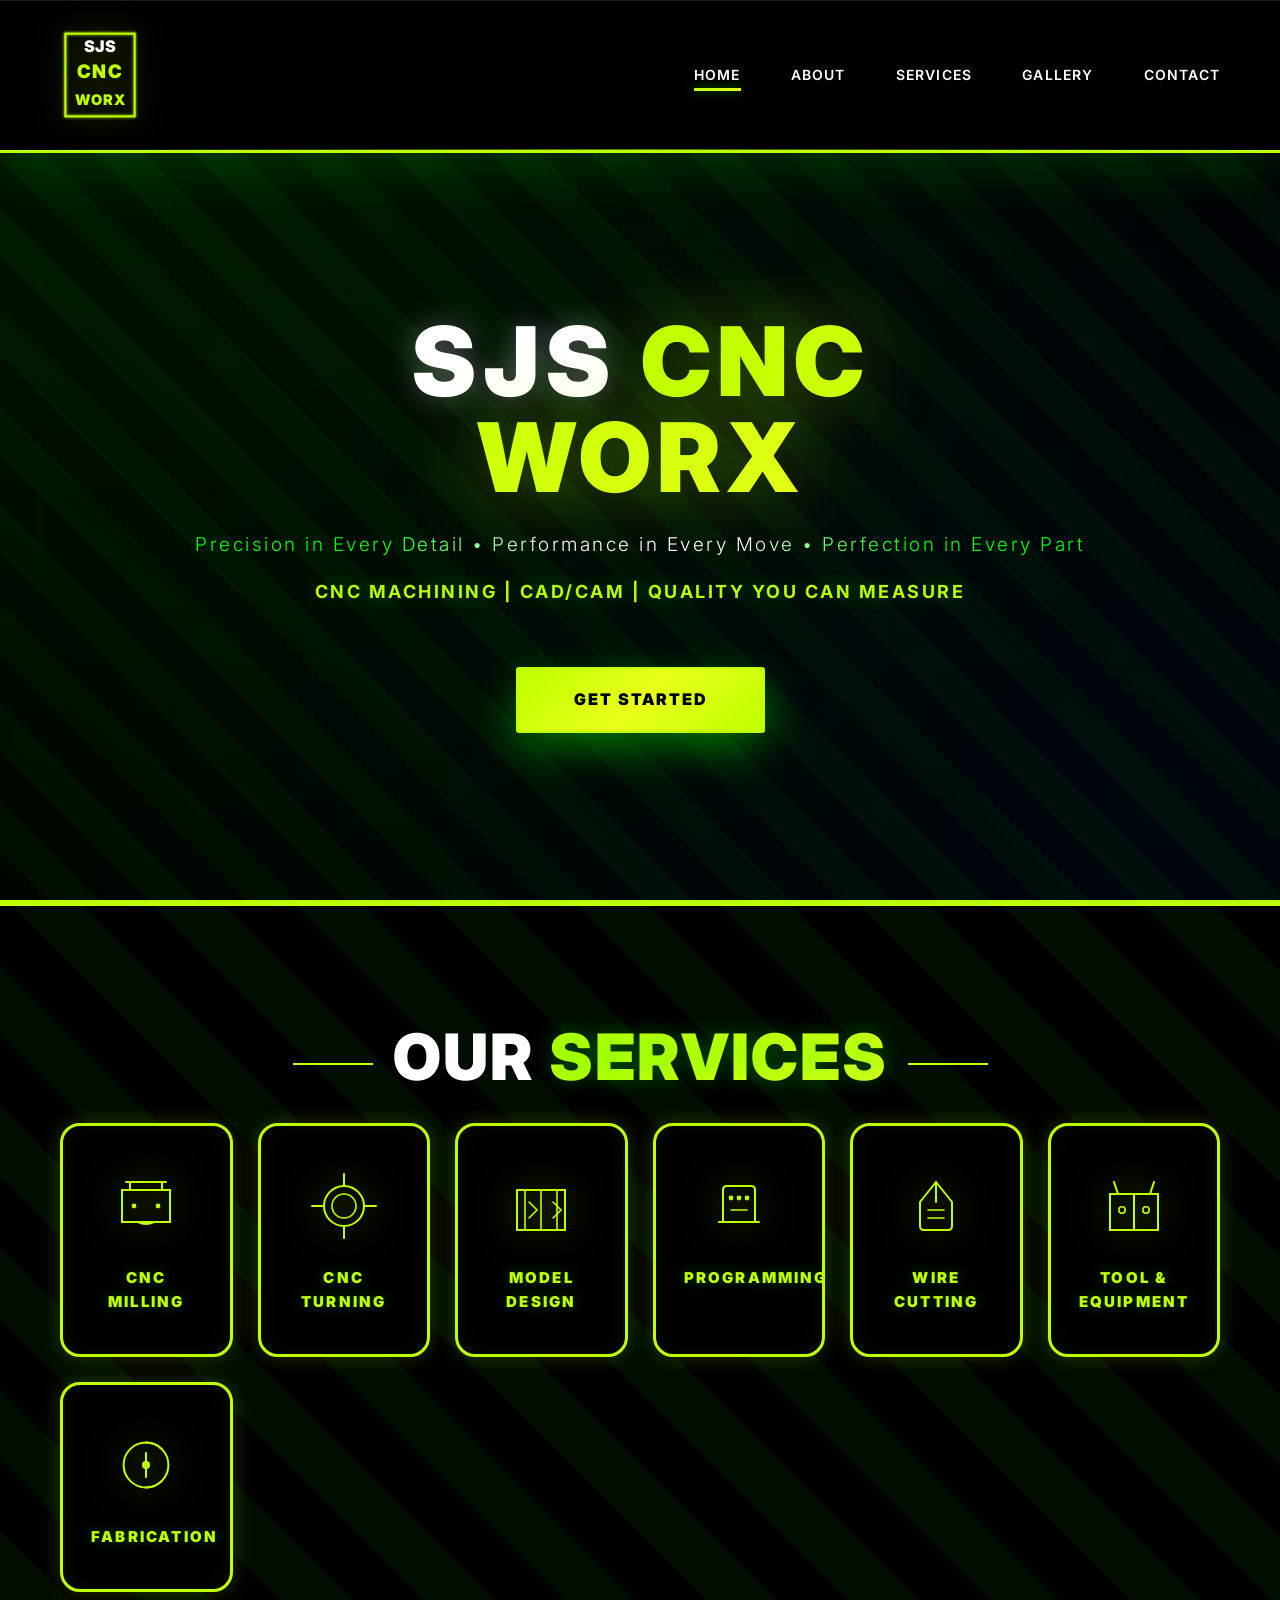
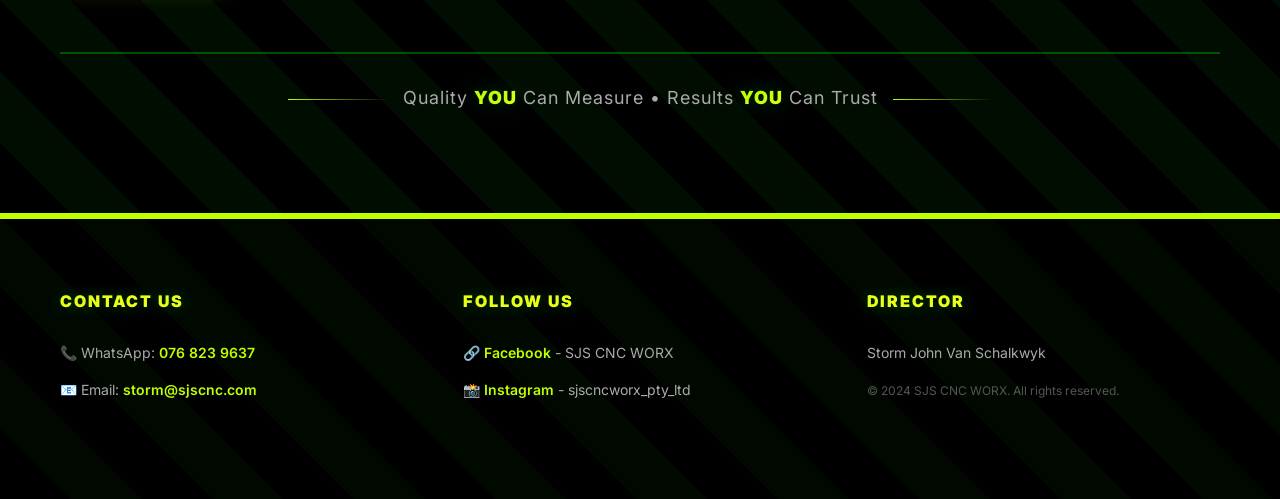
<file: index.html>
<!DOCTYPE html>
<html lang="en">
<head>
    <meta charset="UTF-8">
    <meta name="viewport" content="width=device-width, initial-scale=1.0">
    <title>SJS CNC WORX - CNC Machining & Fabrication</title>
    <link rel="stylesheet" href="styles.css">
</head>
<body>
    <!-- Navigation -->
    <nav class="navbar">
        <div class="container">
            <div class="logo">
                <svg class="logo-svg" viewBox="0 0 120 140" xmlns="http://www.w3.org/2000/svg">
                    <defs>
                        <filter id="glow-logo">
                            <feGaussianBlur stdDeviation="2" result="coloredBlur"/>
                            <feMerge>
                                <feMergeNode in="coloredBlur"/>
                                <feMergeNode in="SourceGraphic"/>
                            </feMerge>
                        </filter>
                    </defs>
                    <!-- Border -->
                    <rect x="8" y="8" width="104" height="124" fill="none" stroke="#BFFF00" stroke-width="3" filter="url(#glow-logo)"/>
                    <!-- SJS Text (White) -->
                    <text x="60" y="35" font-family="Inter, sans-serif" font-size="24" font-weight="900" text-anchor="middle" fill="white" letter-spacing="1">SJS</text>
                    <!-- CNC Text (Lime Green) -->
                    <text x="60" y="75" font-family="Inter, sans-serif" font-size="28" font-weight="900" text-anchor="middle" fill="#BFFF00" letter-spacing="2">CNC</text>
                    <!-- WORX Text (Lime Green) -->
                    <text x="60" y="115" font-family="Inter, sans-serif" font-size="22" font-weight="900" text-anchor="middle" fill="#BFFF00" letter-spacing="1.5">WORX</text>
                </svg>
            </div>
            <ul class="nav-links">
                <li><a href="index.html" class="active">Home</a></li>
                <li><a href="about.html">About</a></li>
                <li><a href="services.html">Services</a></li>
                <li><a href="gallery.html">Gallery</a></li>
                <li><a href="contact.html">Contact</a></li>
            </ul>
        </div>
    </nav>

    <!-- Hero Section -->
    <section class="hero">
        <div class="hero-content">
            <h1><span class="hero-sjs">SJS</span> <span class="hero-cnc">CNC<br>WORX</span></h1>
            <p class="tagline">Precision in Every Detail • Performance in Every Move • Perfection in Every Part</p>
            <p class="subtitle">CNC Machining | CAD/CAM | Quality You Can Measure</p>
            <a href="contact.html" class="cta-btn">Get Started</a>
        </div>
    </section>

    <!-- Services Preview -->
    <section class="services-preview">
        <div class="container">
            <h2>Our <span class="highlight">Services</span></h2>
            <div class="services-grid">
                <div class="service-card">
                    <svg class="service-icon" viewBox="0 0 100 100" xmlns="http://www.w3.org/2000/svg">
                        <rect x="20" y="30" width="60" height="40" fill="none" stroke="currentColor" stroke-width="2.5" stroke-linecap="round"/>
                        <line x1="30" y1="30" x2="30" y2="20" stroke="currentColor" stroke-width="2.5" stroke-linecap="round"/>
                        <line x1="70" y1="30" x2="70" y2="20" stroke="currentColor" stroke-width="2.5" stroke-linecap="round"/>
                        <line x1="25" y1="20" x2="75" y2="20" stroke="currentColor" stroke-width="2.5" stroke-linecap="round"/>
                        <path d="M 40 70 Q 50 75 60 70" stroke="currentColor" stroke-width="2.5" stroke-linecap="round" fill="none"/>
                        <circle cx="35" cy="50" r="3" fill="currentColor"/>
                        <circle cx="65" cy="50" r="3" fill="currentColor"/>
                    </svg>
                    <h3>CNC<br>Milling</h3>
                </div>
                <div class="service-card">
                    <svg class="service-icon" viewBox="0 0 100 100" xmlns="http://www.w3.org/2000/svg">
                        <circle cx="50" cy="50" r="25" fill="none" stroke="currentColor" stroke-width="2.5"/>
                        <circle cx="50" cy="50" r="15" fill="none" stroke="currentColor" stroke-width="2"/>
                        <line x1="50" y1="25" x2="50" y2="10" stroke="currentColor" stroke-width="2.5" stroke-linecap="round"/>
                        <line x1="50" y1="75" x2="50" y2="90" stroke="currentColor" stroke-width="2.5" stroke-linecap="round"/>
                        <line x1="75" y1="50" x2="90" y2="50" stroke="currentColor" stroke-width="2.5" stroke-linecap="round"/>
                        <line x1="25" y1="50" x2="10" y2="50" stroke="currentColor" stroke-width="2.5" stroke-linecap="round"/>
                    </svg>
                    <h3>CNC<br>Turning</h3>
                </div>
                <div class="service-card">
                    <svg class="service-icon" viewBox="0 0 100 100" xmlns="http://www.w3.org/2000/svg">
                        <rect x="20" y="30" width="60" height="50" fill="none" stroke="currentColor" stroke-width="2.5" stroke-linecap="round"/>
                        <line x1="30" y1="30" x2="30" y2="80" stroke="currentColor" stroke-width="2"/>
                        <line x1="50" y1="30" x2="50" y2="80" stroke="currentColor" stroke-width="2"/>
                        <line x1="70" y1="30" x2="70" y2="80" stroke="currentColor" stroke-width="2"/>
                        <path d="M 35 45 L 45 55 L 35 65" stroke="currentColor" stroke-width="2" fill="none" stroke-linecap="round"/>
                        <path d="M 65 45 L 75 55 L 65 65" stroke="currentColor" stroke-width="2" fill="none" stroke-linecap="round"/>
                    </svg>
                    <h3>Model<br>Design</h3>
                </div>
                <div class="service-card">
                    <svg class="service-icon" viewBox="0 0 100 100" xmlns="http://www.w3.org/2000/svg">
                        <path d="M 30 70 L 30 30 Q 30 25 35 25 L 65 25 Q 70 25 70 30 L 70 70" fill="none" stroke="currentColor" stroke-width="2.5" stroke-linecap="round"/>
                        <line x1="25" y1="70" x2="75" y2="70" stroke="currentColor" stroke-width="2.5" stroke-linecap="round"/>
                        <circle cx="40" cy="40" r="3" fill="currentColor"/>
                        <circle cx="50" cy="40" r="3" fill="currentColor"/>
                        <circle cx="60" cy="40" r="3" fill="currentColor"/>
                        <line x1="40" y1="55" x2="60" y2="55" stroke="currentColor" stroke-width="2" stroke-linecap="round"/>
                    </svg>
                    <h3>Programming</h3>
                </div>
                <div class="service-card">
                    <svg class="service-icon" viewBox="0 0 100 100" xmlns="http://www.w3.org/2000/svg">
                        <path d="M 50 20 L 70 45 L 70 75 Q 70 80 65 80 L 35 80 Q 30 80 30 75 L 30 45 Z" fill="none" stroke="currentColor" stroke-width="2.5" stroke-linecap="round" stroke-linejoin="round"/>
                        <line x1="50" y1="20" x2="50" y2="45" stroke="currentColor" stroke-width="2.5" stroke-linecap="round"/>
                        <line x1="40" y1="55" x2="60" y2="55" stroke="currentColor" stroke-width="2" stroke-linecap="round"/>
                        <line x1="40" y1="65" x2="60" y2="65" stroke="currentColor" stroke-width="2" stroke-linecap="round"/>
                    </svg>
                    <h3>Wire<br>Cutting</h3>
                </div>
                <div class="service-card">
                    <svg class="service-icon" viewBox="0 0 100 100" xmlns="http://www.w3.org/2000/svg">
                        <rect x="20" y="35" width="60" height="45" fill="none" stroke="currentColor" stroke-width="2.5" stroke-linecap="round"/>
                        <line x1="30" y1="35" x2="25" y2="20" stroke="currentColor" stroke-width="2.5" stroke-linecap="round"/>
                        <line x1="70" y1="35" x2="75" y2="20" stroke="currentColor" stroke-width="2.5" stroke-linecap="round"/>
                        <line x1="50" y1="35" x2="50" y2="80" stroke="currentColor" stroke-width="2.5" stroke-linecap="round"/>
                        <circle cx="35" cy="55" r="4" fill="none" stroke="currentColor" stroke-width="2"/>
                        <circle cx="65" cy="55" r="4" fill="none" stroke="currentColor" stroke-width="2"/>
                    </svg>
                    <h3>Tool &<br>Equipment</h3>
                </div>
                <div class="service-card">
                    <svg class="service-icon" viewBox="0 0 100 100" xmlns="http://www.w3.org/2000/svg">
                        <circle cx="50" cy="50" r="28" fill="none" stroke="currentColor" stroke-width="2.5"/>
                        <path d="M 50 22 A 28 28 0 0 1 69.8 30.2" fill="none" stroke="currentColor" stroke-width="2.5" stroke-linecap="round"/>
                        <path d="M 69.8 69.8 A 28 28 0 0 1 50 78" fill="none" stroke="currentColor" stroke-width="2.5" stroke-linecap="round"/>
                        <line x1="50" y1="35" x2="50" y2="65" stroke="currentColor" stroke-width="2.5" stroke-linecap="round"/>
                        <circle cx="50" cy="50" r="5" fill="currentColor"/>
                    </svg>
                    <h3>Fabrication</h3>
                </div>
            </div>
            <p class="quality-text">Quality <span class="highlight">YOU</span> Can Measure • Results <span class="highlight">YOU</span> Can Trust</p>
        </div>
    </section>

    <!-- Footer -->
    <footer class="footer">
        <div class="container">
            <div class="footer-content">
                <div class="footer-section">
                    <h4>Contact Us</h4>
                    <p>📞 WhatsApp: <a href="https://wa.me/27768239637">076 823 9637</a></p>
                    <p>📧 Email: <a href="mailto:storm@sjscnc.com">storm@sjscnc.com</a></p>
                </div>
                <div class="footer-section">
                    <h4>Follow Us</h4>
                    <p>🔗 <a href="https://facebook.com/sjscncworx" target="_blank">Facebook</a> - SJS CNC WORX</p>
                    <p>📸 <a href="https://instagram.com/sjscncworx_pty_ltd" target="_blank">Instagram</a> - sjscncworx_pty_ltd</p>
                </div>
                <div class="footer-section">
                    <h4>Director</h4>
                    <p>Storm John Van Schalkwyk</p>
                    <p><small>© 2024 SJS CNC WORX. All rights reserved.</small></p>
                </div>
            </div>
        </div>
    </footer>

    <script src="script.js"></script>
</body>
</html>
</file>
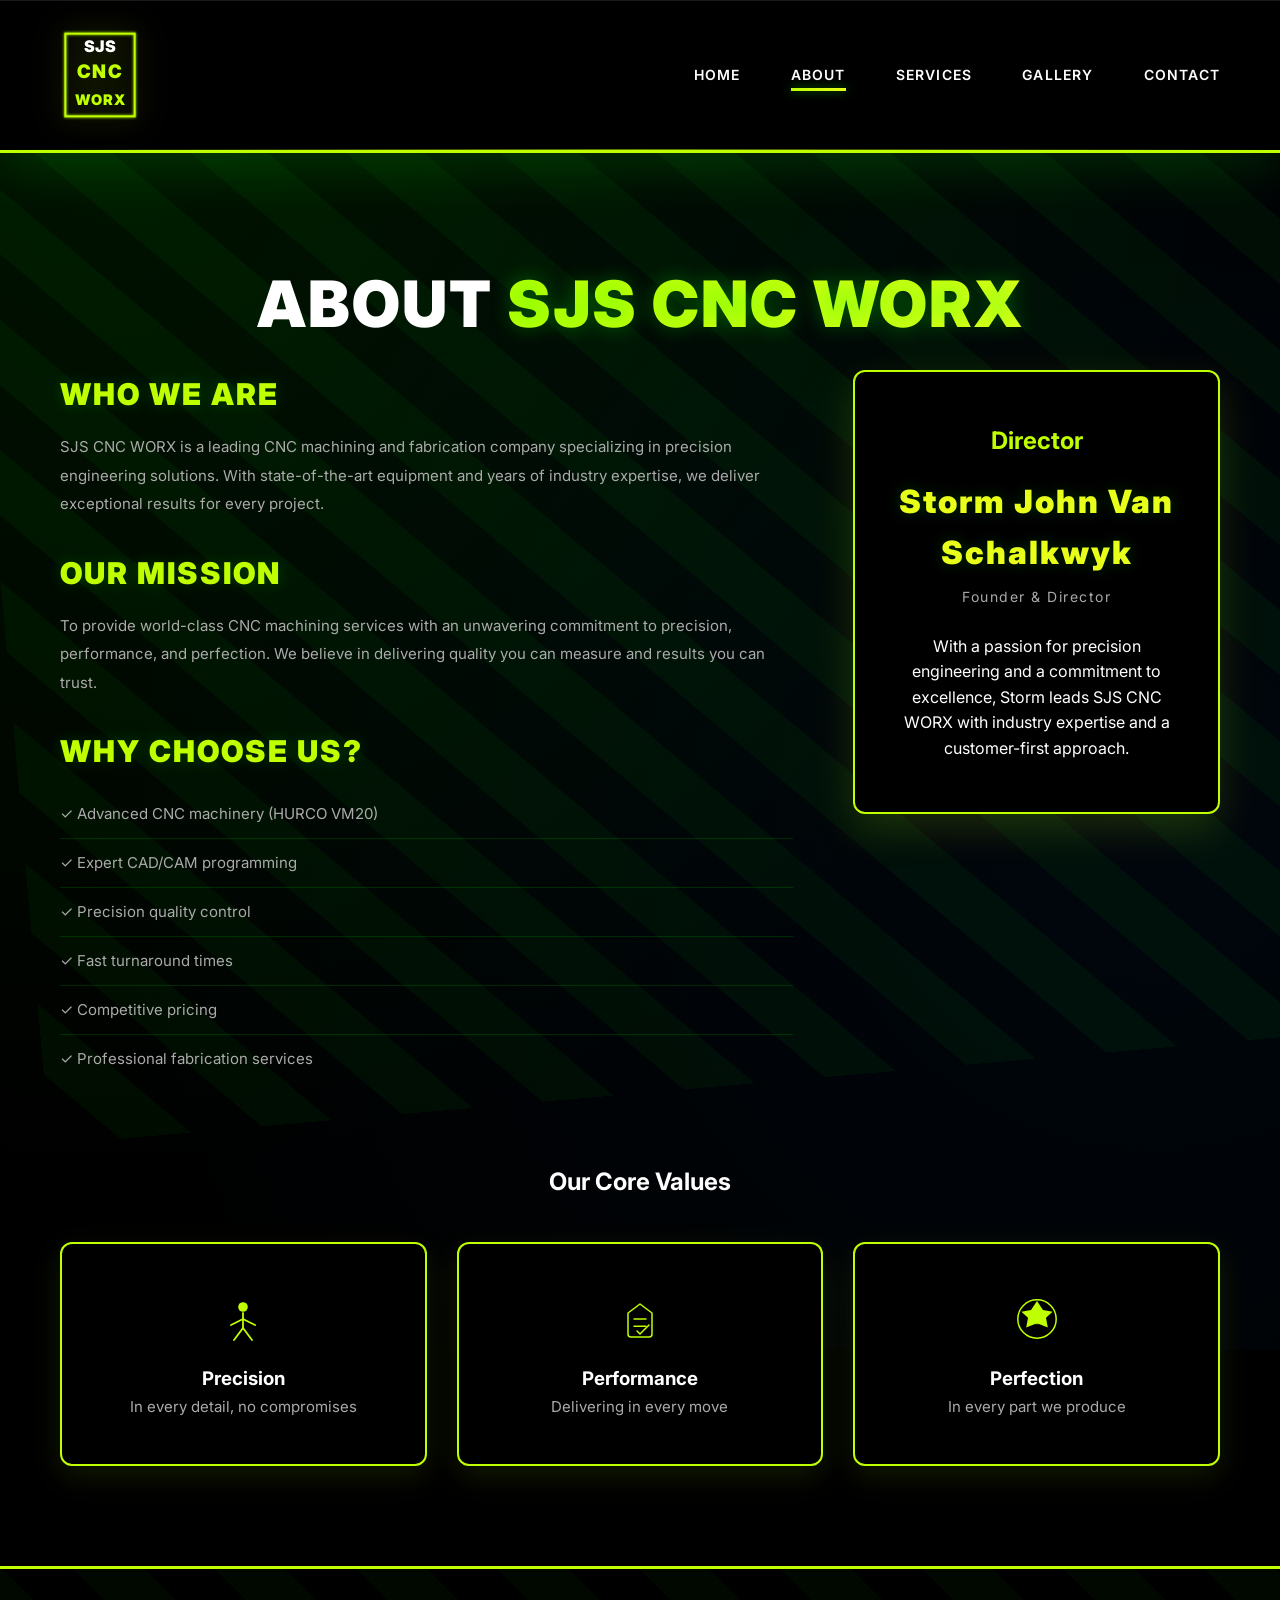
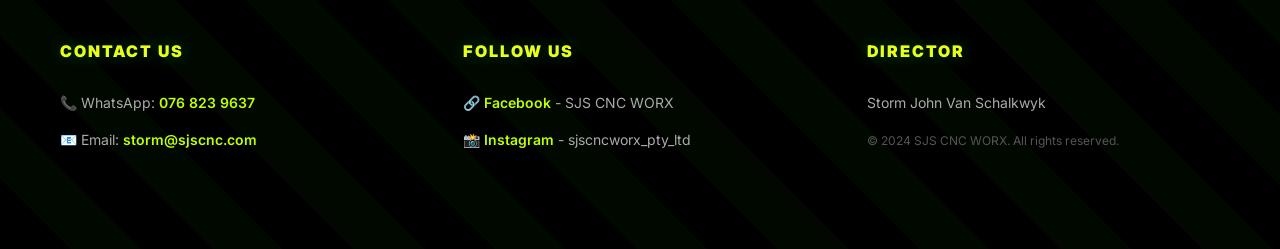
<file: about.html>
<!DOCTYPE html>
<html lang="en">
<head>
    <meta charset="UTF-8">
    <meta name="viewport" content="width=device-width, initial-scale=1.0">
    <title>About Us - SJS CNC WORX</title>
    <link rel="stylesheet" href="styles.css">
</head>
<body>
    <!-- Navigation -->
    <nav class="navbar">
        <div class="container">
            <div class="logo">
                <svg class="logo-svg" viewBox="0 0 120 140" xmlns="http://www.w3.org/2000/svg">
                    <defs>
                        <filter id="glow-logo">
                            <feGaussianBlur stdDeviation="2" result="coloredBlur"/>
                            <feMerge>
                                <feMergeNode in="coloredBlur"/>
                                <feMergeNode in="SourceGraphic"/>
                            </feMerge>
                        </filter>
                    </defs>
                    <!-- Border -->
                    <rect x="8" y="8" width="104" height="124" fill="none" stroke="#BFFF00" stroke-width="3" filter="url(#glow-logo)"/>
                    <!-- SJS Text (White) -->
                    <text x="60" y="35" font-family="Inter, sans-serif" font-size="24" font-weight="900" text-anchor="middle" fill="white" letter-spacing="1">SJS</text>
                    <!-- CNC Text (Lime Green) -->
                    <text x="60" y="75" font-family="Inter, sans-serif" font-size="28" font-weight="900" text-anchor="middle" fill="#BFFF00" letter-spacing="2">CNC</text>
                    <!-- WORX Text (Lime Green) -->
                    <text x="60" y="115" font-family="Inter, sans-serif" font-size="22" font-weight="900" text-anchor="middle" fill="#BFFF00" letter-spacing="1.5">WORX</text>
                </svg>
            </div>
            <ul class="nav-links">
                <li><a href="index.html">Home</a></li>
                <li><a href="about.html" class="active">About</a></li>
                <li><a href="services.html">Services</a></li>
                <li><a href="gallery.html">Gallery</a></li>
                <li><a href="contact.html">Contact</a></li>
            </ul>
        </div>
    </nav>

    <!-- About Section -->
    <section class="about-section">
        <div class="container">
            <h1>About <span class="highlight">SJS CNC WORX</span></h1>
            
            <div class="about-content">
                <div class="about-text">
                    <h2>Who We Are</h2>
                    <p>
                        SJS CNC WORX is a leading CNC machining and fabrication company specializing in precision engineering solutions. 
                        With state-of-the-art equipment and years of industry expertise, we deliver exceptional results for every project.
                    </p>
                    
                    <h2 style="margin-top: 30px;">Our Mission</h2>
                    <p>
                        To provide world-class CNC machining services with an unwavering commitment to precision, performance, and perfection. 
                        We believe in delivering quality you can measure and results you can trust.
                    </p>
                    
                    <h2 style="margin-top: 30px;">Why Choose Us?</h2>
                    <ul class="reasons-list">
                        <li>✓ Advanced CNC machinery (HURCO VM20)</li>
                        <li>✓ Expert CAD/CAM programming</li>
                        <li>✓ Precision quality control</li>
                        <li>✓ Fast turnaround times</li>
                        <li>✓ Competitive pricing</li>
                        <li>✓ Professional fabrication services</li>
                    </ul>
                </div>

                <div class="director-card">
                    <h2>Director</h2>
                    <p class="director-name">Storm John Van Schalkwyk</p>
                    <p class="director-title">Founder & Director</p>
                    <p class="director-desc">
                        With a passion for precision engineering and a commitment to excellence, Storm leads SJS CNC WORX 
                        with industry expertise and a customer-first approach.
                    </p>
                </div>
            </div>

            <div class="values-section">
                <h2 style="text-align: center; margin-bottom: 40px;">Our Core Values</h2>
                <div class="values-grid">
                    <div class="value-card">
                        <svg class="value-icon" viewBox="0 0 100 100" xmlns="http://www.w3.org/2000/svg">
                            <circle cx="50" cy="30" r="8" fill="currentColor"/>
                            <line x1="50" y1="40" x2="50" y2="65" stroke="currentColor" stroke-width="3" stroke-linecap="round"/>
                            <line x1="50" y1="50" x2="30" y2="60" stroke="currentColor" stroke-width="3" stroke-linecap="round"/>
                            <line x1="50" y1="50" x2="70" y2="60" stroke="currentColor" stroke-width="3" stroke-linecap="round"/>
                            <line x1="50" y1="65" x2="35" y2="85" stroke="currentColor" stroke-width="3" stroke-linecap="round"/>
                            <line x1="50" y1="65" x2="65" y2="85" stroke="currentColor" stroke-width="3" stroke-linecap="round"/>
                        </svg>
                        <h3>Precision</h3>
                        <p>In every detail, no compromises</p>
                    </div>
                    <div class="value-card">
                        <svg class="value-icon" viewBox="0 0 100 100" xmlns="http://www.w3.org/2000/svg">
                            <path d="M 50 25 L 70 40 L 70 75 Q 70 80 65 80 L 35 80 Q 30 80 30 75 L 30 40 Z" fill="none" stroke="currentColor" stroke-width="2.5" stroke-linecap="round" stroke-linejoin="round"/>
                            <line x1="40" y1="50" x2="60" y2="50" stroke="currentColor" stroke-width="2.5" stroke-linecap="round"/>
                            <line x1="40" y1="62" x2="60" y2="62" stroke="currentColor" stroke-width="2.5" stroke-linecap="round"/>
                            <path d="M 45 70 L 50 75 L 65 60" fill="none" stroke="currentColor" stroke-width="2.5" stroke-linecap="round" stroke-linejoin="round"/>
                        </svg>
                        <h3>Performance</h3>
                        <p>Delivering in every move</p>
                    </div>
                    <div class="value-card">
                        <svg class="value-icon" viewBox="0 0 100 100" xmlns="http://www.w3.org/2000/svg">
                            <circle cx="50" cy="50" r="32" fill="none" stroke="currentColor" stroke-width="2.5"/>
                            <path d="M 50 20 L 60 35 L 76 38 L 65 48 L 68 64 L 50 57 L 32 64 L 35 48 L 24 38 L 40 35 Z" fill="currentColor"/>
                            <circle cx="50" cy="50" r="8" fill="none" stroke="currentColor" stroke-width="1.5"/>
                        </svg>
                        <h3>Perfection</h3>
                        <p>In every part we produce</p>
                    </div>
                </div>
            </div>
        </div>
    </section>

    <!-- Footer -->
    <footer class="footer">
        <div class="container">
            <div class="footer-content">
                <div class="footer-section">
                    <h4>Contact Us</h4>
                    <p>📞 WhatsApp: <a href="https://wa.me/27768239637">076 823 9637</a></p>
                    <p>📧 Email: <a href="mailto:storm@sjscnc.com">storm@sjscnc.com</a></p>
                </div>
                <div class="footer-section">
                    <h4>Follow Us</h4>
                    <p>🔗 <a href="https://facebook.com/sjscncworx" target="_blank">Facebook</a> - SJS CNC WORX</p>
                    <p>📸 <a href="https://instagram.com/sjscncworx_pty_ltd" target="_blank">Instagram</a> - sjscncworx_pty_ltd</p>
                </div>
                <div class="footer-section">
                    <h4>Director</h4>
                    <p>Storm John Van Schalkwyk</p>
                    <p><small>© 2024 SJS CNC WORX. All rights reserved.</small></p>
                </div>
            </div>
        </div>
    </footer>

    <script src="script.js"></script>
</body>
</html>
</file>
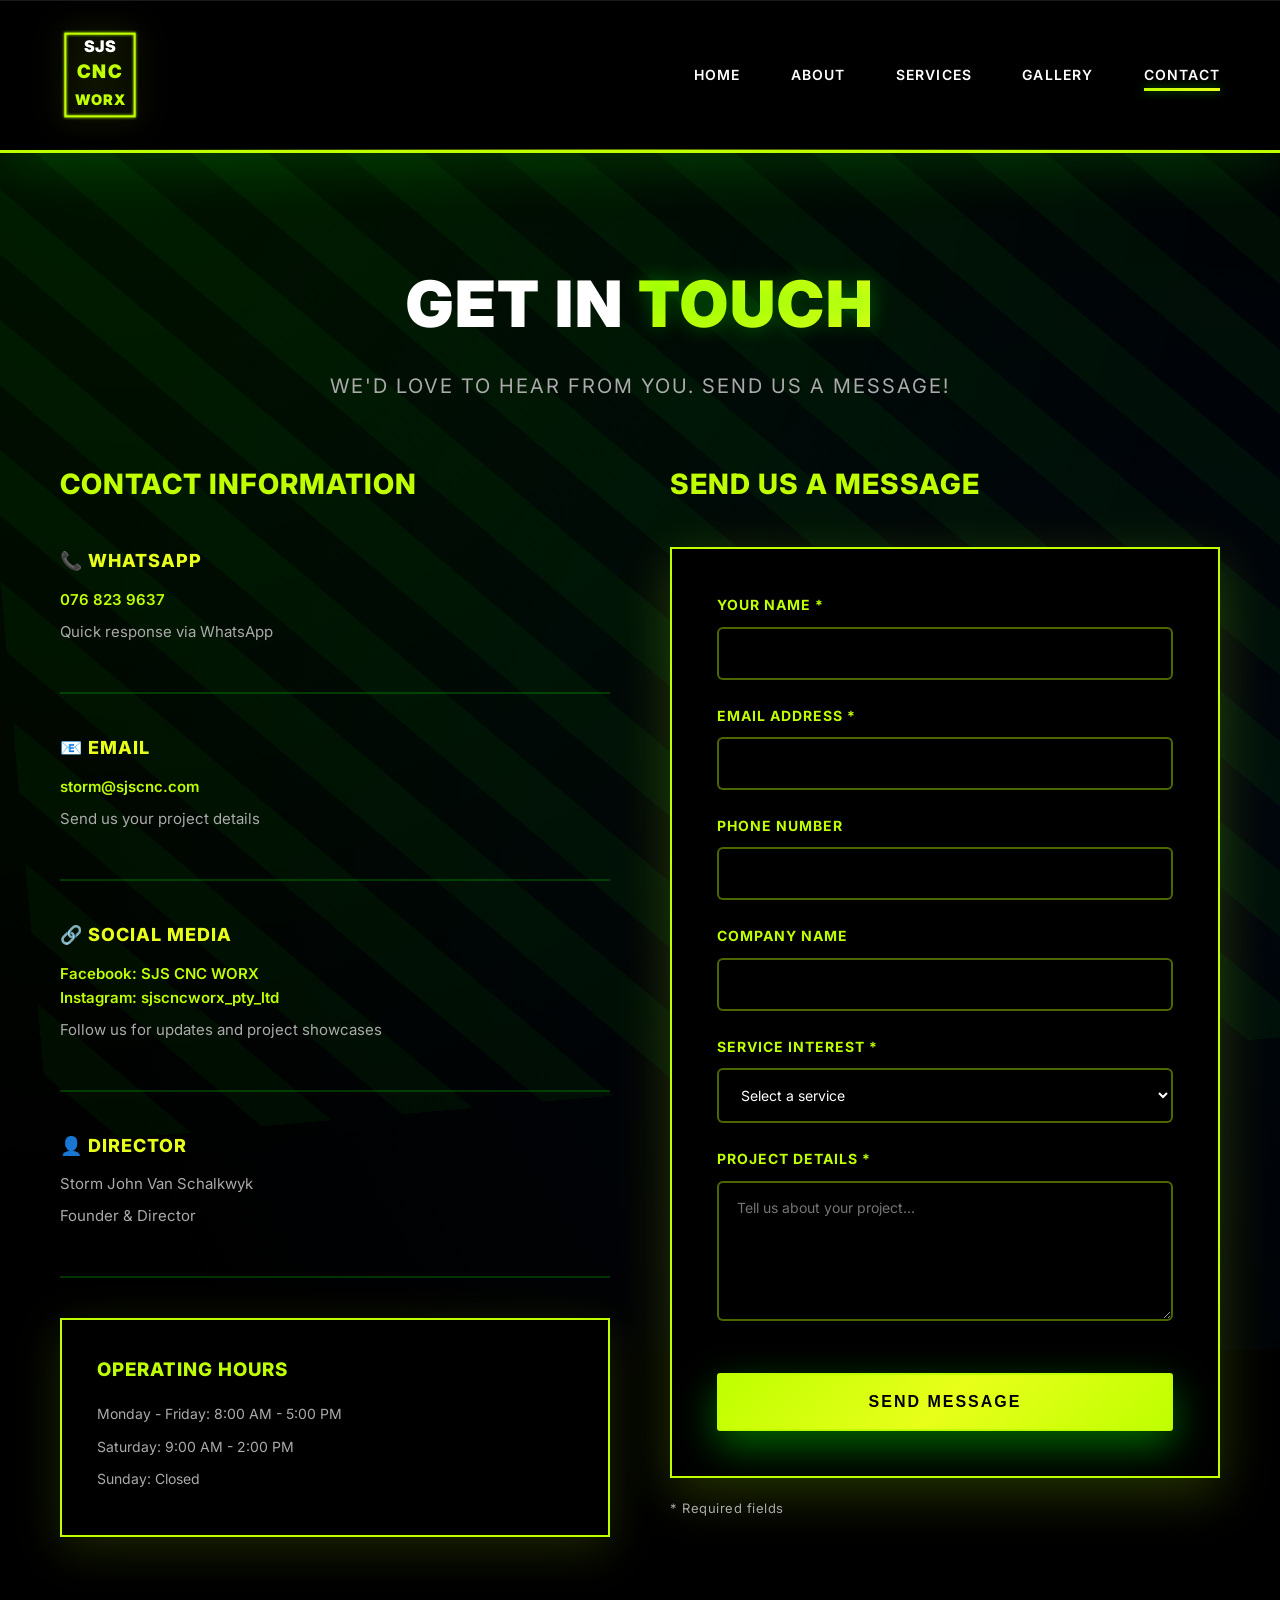
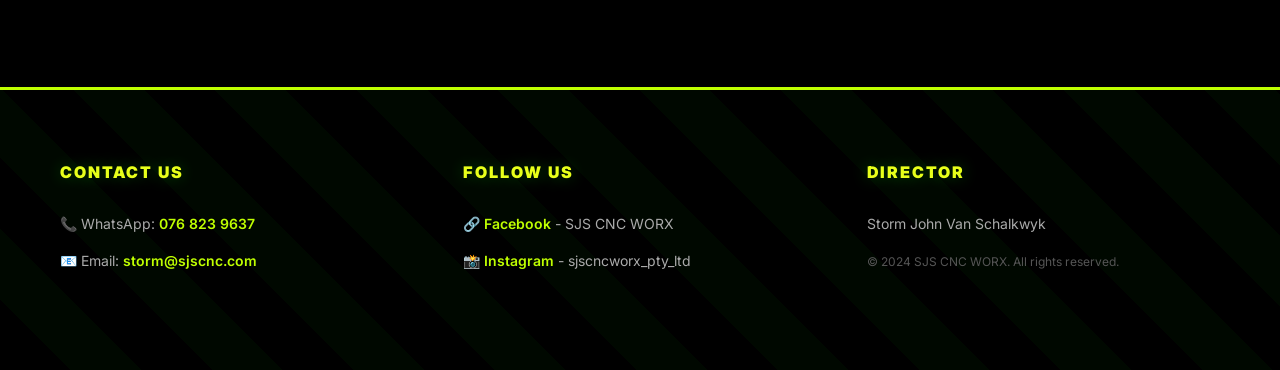
<file: contact.html>
<!DOCTYPE html>
<html lang="en">
<head>
    <meta charset="UTF-8">
    <meta name="viewport" content="width=device-width, initial-scale=1.0">
    <title>Contact Us - SJS CNC WORX</title>
    <link rel="stylesheet" href="styles.css">
</head>
<body>
    <!-- Navigation -->
    <nav class="navbar">
        <div class="container">
            <div class="logo">
                <svg class="logo-svg" viewBox="0 0 120 140" xmlns="http://www.w3.org/2000/svg">
                    <defs>
                        <filter id="glow-logo">
                            <feGaussianBlur stdDeviation="2" result="coloredBlur"/>
                            <feMerge>
                                <feMergeNode in="coloredBlur"/>
                                <feMergeNode in="SourceGraphic"/>
                            </feMerge>
                        </filter>
                    </defs>
                    <!-- Border -->
                    <rect x="8" y="8" width="104" height="124" fill="none" stroke="#BFFF00" stroke-width="3" filter="url(#glow-logo)"/>
                    <!-- SJS Text (White) -->
                    <text x="60" y="35" font-family="Inter, sans-serif" font-size="24" font-weight="900" text-anchor="middle" fill="white" letter-spacing="1">SJS</text>
                    <!-- CNC Text (Lime Green) -->
                    <text x="60" y="75" font-family="Inter, sans-serif" font-size="28" font-weight="900" text-anchor="middle" fill="#BFFF00" letter-spacing="2">CNC</text>
                    <!-- WORX Text (Lime Green) -->
                    <text x="60" y="115" font-family="Inter, sans-serif" font-size="22" font-weight="900" text-anchor="middle" fill="#BFFF00" letter-spacing="1.5">WORX</text>
                </svg>
            </div>
            <ul class="nav-links">
                <li><a href="index.html">Home</a></li>
                <li><a href="about.html">About</a></li>
                <li><a href="services.html">Services</a></li>
                <li><a href="gallery.html">Gallery</a></li>
                <li><a href="contact.html" class="active">Contact</a></li>
            </ul>
        </div>
    </nav>

    <!-- Contact Section -->
    <section class="contact-section">
        <div class="container">
            <h1>Get In <span class="highlight">Touch</span></h1>
            <p class="section-subtitle">We'd love to hear from you. Send us a message!</p>

            <div class="contact-content">
                <!-- Contact Info -->
                <div class="contact-info">
                    <h2>Contact Information</h2>
                    
                    <div class="contact-item">
                        <h3>📞 WhatsApp</h3>
                        <p><a href="https://wa.me/27768239637" target="_blank">076 823 9637</a></p>
                        <p class="contact-desc">Quick response via WhatsApp</p>
                    </div>

                    <div class="contact-item">
                        <h3>📧 Email</h3>
                        <p><a href="mailto:storm@sjscnc.com">storm@sjscnc.com</a></p>
                        <p class="contact-desc">Send us your project details</p>
                    </div>

                    <div class="contact-item">
                        <h3>🔗 Social Media</h3>
                        <p>
                            <a href="https://facebook.com/sjscncworx" target="_blank">Facebook: SJS CNC WORX</a><br>
                            <a href="https://instagram.com/sjscncworx_pty_ltd" target="_blank">Instagram: sjscncworx_pty_ltd</a>
                        </p>
                        <p class="contact-desc">Follow us for updates and project showcases</p>
                    </div>

                    <div class="contact-item">
                        <h3>👤 Director</h3>
                        <p>Storm John Van Schalkwyk</p>
                        <p class="contact-desc">Founder & Director</p>
                    </div>

                    <div class="hours-box">
                        <h3>Operating Hours</h3>
                        <p>Monday - Friday: 8:00 AM - 5:00 PM</p>
                        <p>Saturday: 9:00 AM - 2:00 PM</p>
                        <p>Sunday: Closed</p>
                    </div>
                </div>

                <!-- Contact Form -->
                <div class="contact-form-container">
                    <h2>Send us a Message</h2>
                    <form class="contact-form" id="contactForm">
                        <div class="form-group">
                            <label for="name">Your Name *</label>
                            <input type="text" id="name" name="name" required>
                        </div>

                        <div class="form-group">
                            <label for="email">Email Address *</label>
                            <input type="email" id="email" name="email" required>
                        </div>

                        <div class="form-group">
                            <label for="phone">Phone Number</label>
                            <input type="tel" id="phone" name="phone">
                        </div>

                        <div class="form-group">
                            <label for="company">Company Name</label>
                            <input type="text" id="company" name="company">
                        </div>

                        <div class="form-group">
                            <label for="service">Service Interest *</label>
                            <select id="service" name="service" required>
                                <option value="">Select a service</option>
                                <option value="cnc-milling">CNC Milling</option>
                                <option value="cnc-turning">CNC Turning</option>
                                <option value="model-design">Model Design & Drawings</option>
                                <option value="programming">CNC Programming</option>
                                <option value="wire-cutting">Wire Cutting (EDM)</option>
                                <option value="tool-supply">Tool & Equipment Supply</option>
                                <option value="fabrication">Fabrication Outsourcing</option>
                            </select>
                        </div>

                        <div class="form-group">
                            <label for="message">Project Details *</label>
                            <textarea id="message" name="message" rows="5" placeholder="Tell us about your project..." required></textarea>
                        </div>

                        <button type="submit" class="cta-btn">Send Message</button>
                    </form>
                    <p class="form-note">* Required fields</p>
                </div>
            </div>
        </div>
    </section>

    <!-- Footer -->
    <footer class="footer">
        <div class="container">
            <div class="footer-content">
                <div class="footer-section">
                    <h4>Contact Us</h4>
                    <p>📞 WhatsApp: <a href="https://wa.me/27768239637">076 823 9637</a></p>
                    <p>📧 Email: <a href="mailto:storm@sjscnc.com">storm@sjscnc.com</a></p>
                </div>
                <div class="footer-section">
                    <h4>Follow Us</h4>
                    <p>🔗 <a href="https://facebook.com/sjscncworx" target="_blank">Facebook</a> - SJS CNC WORX</p>
                    <p>📸 <a href="https://instagram.com/sjscncworx_pty_ltd" target="_blank">Instagram</a> - sjscncworx_pty_ltd</p>
                </div>
                <div class="footer-section">
                    <h4>Director</h4>
                    <p>Storm John Van Schalkwyk</p>
                    <p><small>© 2024 SJS CNC WORX. All rights reserved.</small></p>
                </div>
            </div>
        </div>
    </footer>

    <script src="script.js"></script>
</body>
</html>
</file>
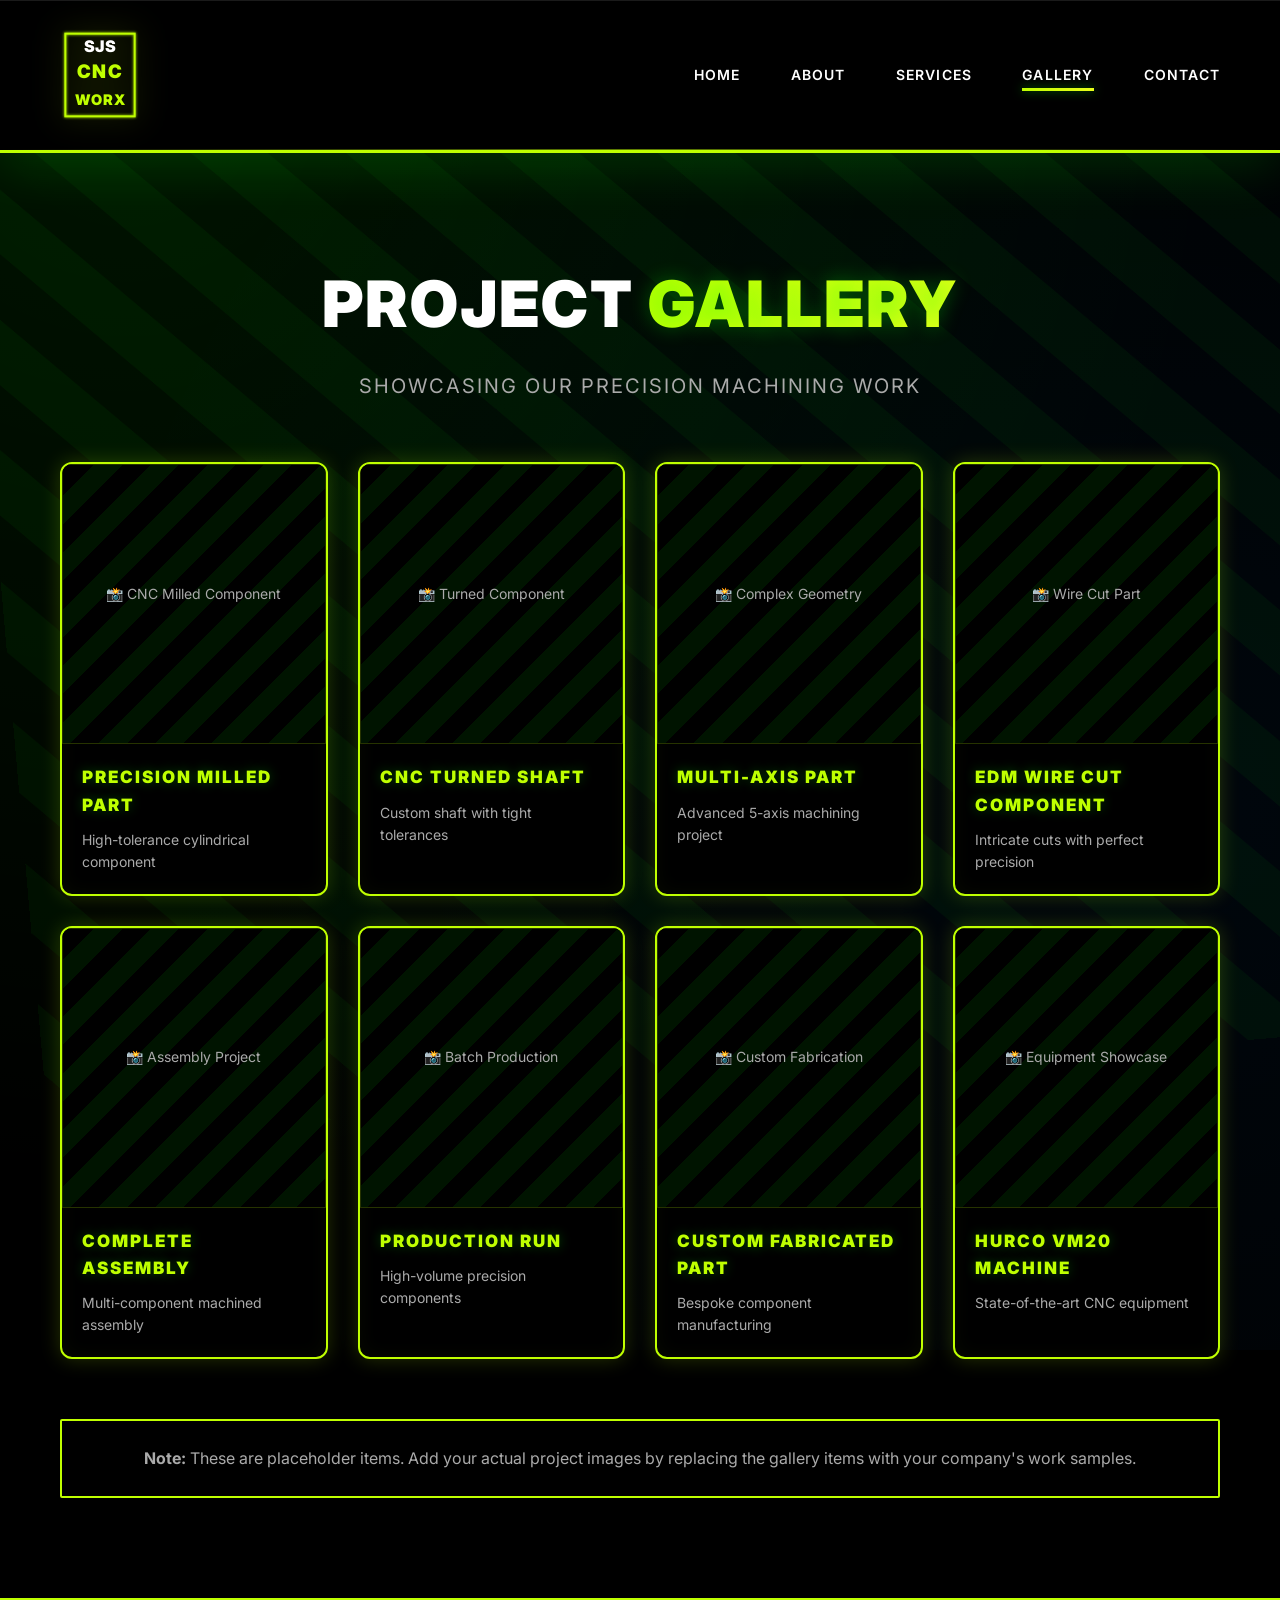
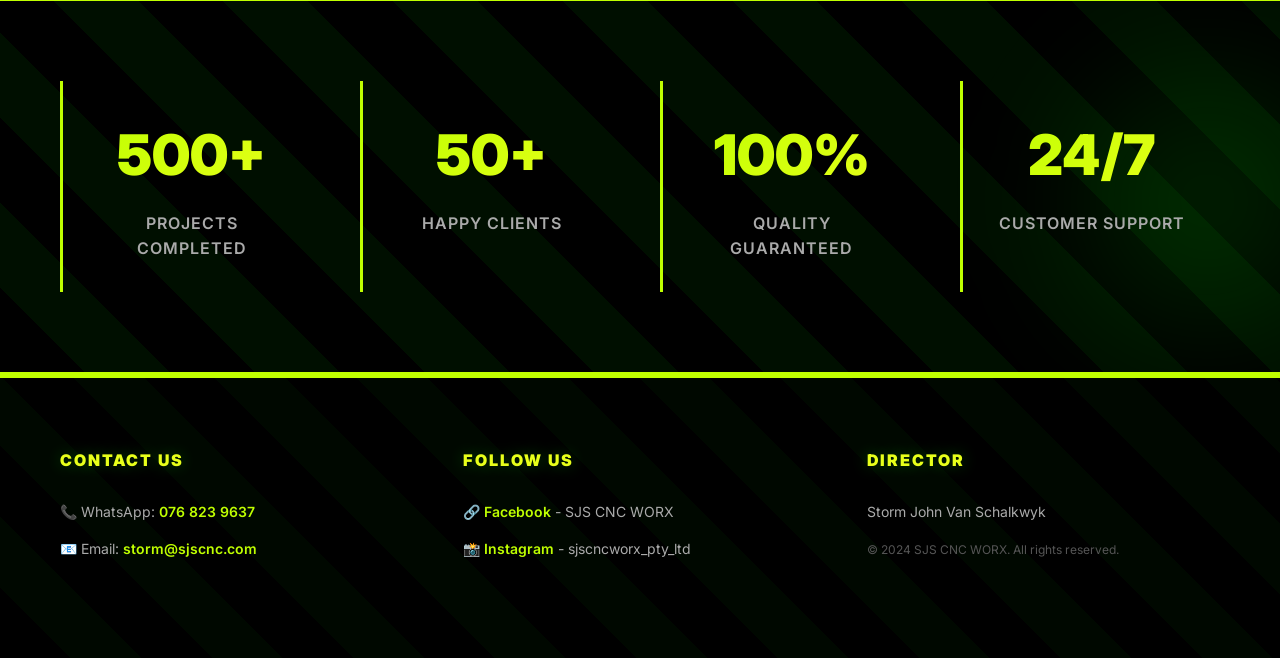
<file: gallery.html>
<!DOCTYPE html>
<html lang="en">
<head>
    <meta charset="UTF-8">
    <meta name="viewport" content="width=device-width, initial-scale=1.0">
    <title>Gallery - SJS CNC WORX</title>
    <link rel="stylesheet" href="styles.css">
</head>
<body>
    <!-- Navigation -->
    <nav class="navbar">
        <div class="container">
            <div class="logo">
                <svg class="logo-svg" viewBox="0 0 120 140" xmlns="http://www.w3.org/2000/svg">
                    <defs>
                        <filter id="glow-logo">
                            <feGaussianBlur stdDeviation="2" result="coloredBlur"/>
                            <feMerge>
                                <feMergeNode in="coloredBlur"/>
                                <feMergeNode in="SourceGraphic"/>
                            </feMerge>
                        </filter>
                    </defs>
                    <!-- Border -->
                    <rect x="8" y="8" width="104" height="124" fill="none" stroke="#BFFF00" stroke-width="3" filter="url(#glow-logo)"/>
                    <!-- SJS Text (White) -->
                    <text x="60" y="35" font-family="Inter, sans-serif" font-size="24" font-weight="900" text-anchor="middle" fill="white" letter-spacing="1">SJS</text>
                    <!-- CNC Text (Lime Green) -->
                    <text x="60" y="75" font-family="Inter, sans-serif" font-size="28" font-weight="900" text-anchor="middle" fill="#BFFF00" letter-spacing="2">CNC</text>
                    <!-- WORX Text (Lime Green) -->
                    <text x="60" y="115" font-family="Inter, sans-serif" font-size="22" font-weight="900" text-anchor="middle" fill="#BFFF00" letter-spacing="1.5">WORX</text>
                </svg>
            </div>
            <ul class="nav-links">
                <li><a href="index.html">Home</a></li>
                <li><a href="about.html">About</a></li>
                <li><a href="services.html">Services</a></li>
                <li><a href="gallery.html" class="active">Gallery</a></li>
                <li><a href="contact.html">Contact</a></li>
            </ul>
        </div>
    </nav>

    <!-- Gallery Section -->
    <section class="gallery-section">
        <div class="container">
            <h1>Project <span class="highlight">Gallery</span></h1>
            <p class="section-subtitle">Showcasing our precision machining work</p>

            <div class="gallery-grid">
                <div class="gallery-item">
                    <div class="gallery-placeholder">
                        <p>📸 CNC Milled Component</p>
                    </div>
                    <h3>Precision Milled Part</h3>
                    <p>High-tolerance cylindrical component</p>
                </div>

                <div class="gallery-item">
                    <div class="gallery-placeholder">
                        <p>📸 Turned Component</p>
                    </div>
                    <h3>CNC Turned Shaft</h3>
                    <p>Custom shaft with tight tolerances</p>
                </div>

                <div class="gallery-item">
                    <div class="gallery-placeholder">
                        <p>📸 Complex Geometry</p>
                    </div>
                    <h3>Multi-Axis Part</h3>
                    <p>Advanced 5-axis machining project</p>
                </div>

                <div class="gallery-item">
                    <div class="gallery-placeholder">
                        <p>📸 Wire Cut Part</p>
                    </div>
                    <h3>EDM Wire Cut Component</h3>
                    <p>Intricate cuts with perfect precision</p>
                </div>

                <div class="gallery-item">
                    <div class="gallery-placeholder">
                        <p>📸 Assembly Project</p>
                    </div>
                    <h3>Complete Assembly</h3>
                    <p>Multi-component machined assembly</p>
                </div>

                <div class="gallery-item">
                    <div class="gallery-placeholder">
                        <p>📸 Batch Production</p>
                    </div>
                    <h3>Production Run</h3>
                    <p>High-volume precision components</p>
                </div>

                <div class="gallery-item">
                    <div class="gallery-placeholder">
                        <p>📸 Custom Fabrication</p>
                    </div>
                    <h3>Custom Fabricated Part</h3>
                    <p>Bespoke component manufacturing</p>
                </div>

                <div class="gallery-item">
                    <div class="gallery-placeholder">
                        <p>📸 Equipment Showcase</p>
                    </div>
                    <h3>HURCO VM20 Machine</h3>
                    <p>State-of-the-art CNC equipment</p>
                </div>
            </div>

            <div class="gallery-note">
                <p><strong>Note:</strong> These are placeholder items. Add your actual project images by replacing the gallery items with your company's work samples.</p>
            </div>
        </div>
    </section>

    <!-- Stats Section -->
    <section class="stats-section">
        <div class="container">
            <div class="stats-grid">
                <div class="stat-box">
                    <p class="stat-number">500+</p>
                    <p class="stat-label">Projects Completed</p>
                </div>
                <div class="stat-box">
                    <p class="stat-number">50+</p>
                    <p class="stat-label">Happy Clients</p>
                </div>
                <div class="stat-box">
                    <p class="stat-number">100%</p>
                    <p class="stat-label">Quality Guaranteed</p>
                </div>
                <div class="stat-box">
                    <p class="stat-number">24/7</p>
                    <p class="stat-label">Customer Support</p>
                </div>
            </div>
        </div>
    </section>

    <!-- Footer -->
    <footer class="footer">
        <div class="container">
            <div class="footer-content">
                <div class="footer-section">
                    <h4>Contact Us</h4>
                    <p>📞 WhatsApp: <a href="https://wa.me/27768239637">076 823 9637</a></p>
                    <p>📧 Email: <a href="mailto:storm@sjscnc.com">storm@sjscnc.com</a></p>
                </div>
                <div class="footer-section">
                    <h4>Follow Us</h4>
                    <p>🔗 <a href="https://facebook.com/sjscncworx" target="_blank">Facebook</a> - SJS CNC WORX</p>
                    <p>📸 <a href="https://instagram.com/sjscncworx_pty_ltd" target="_blank">Instagram</a> - sjscncworx_pty_ltd</p>
                </div>
                <div class="footer-section">
                    <h4>Director</h4>
                    <p>Storm John Van Schalkwyk</p>
                    <p><small>© 2024 SJS CNC WORX. All rights reserved.</small></p>
                </div>
            </div>
        </div>
    </footer>

    <script src="script.js"></script>
</body>
</html>
</file>
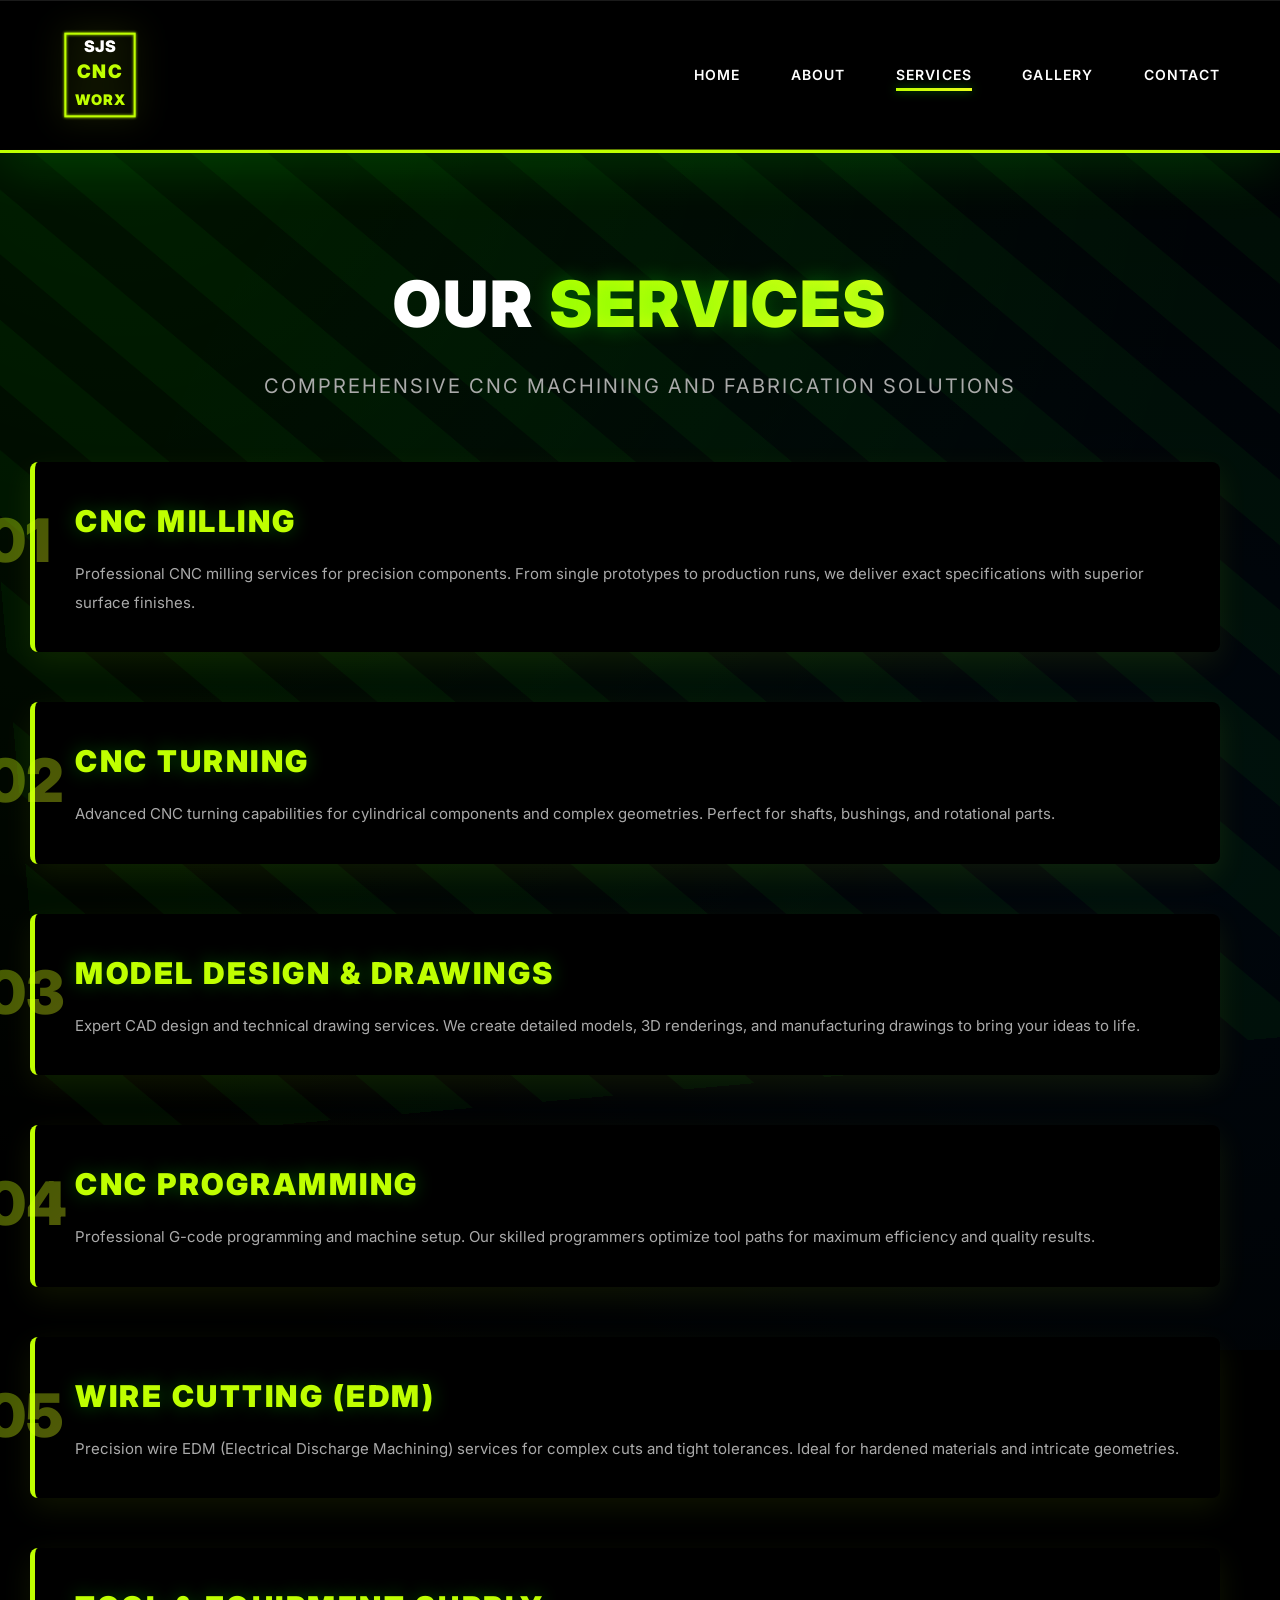
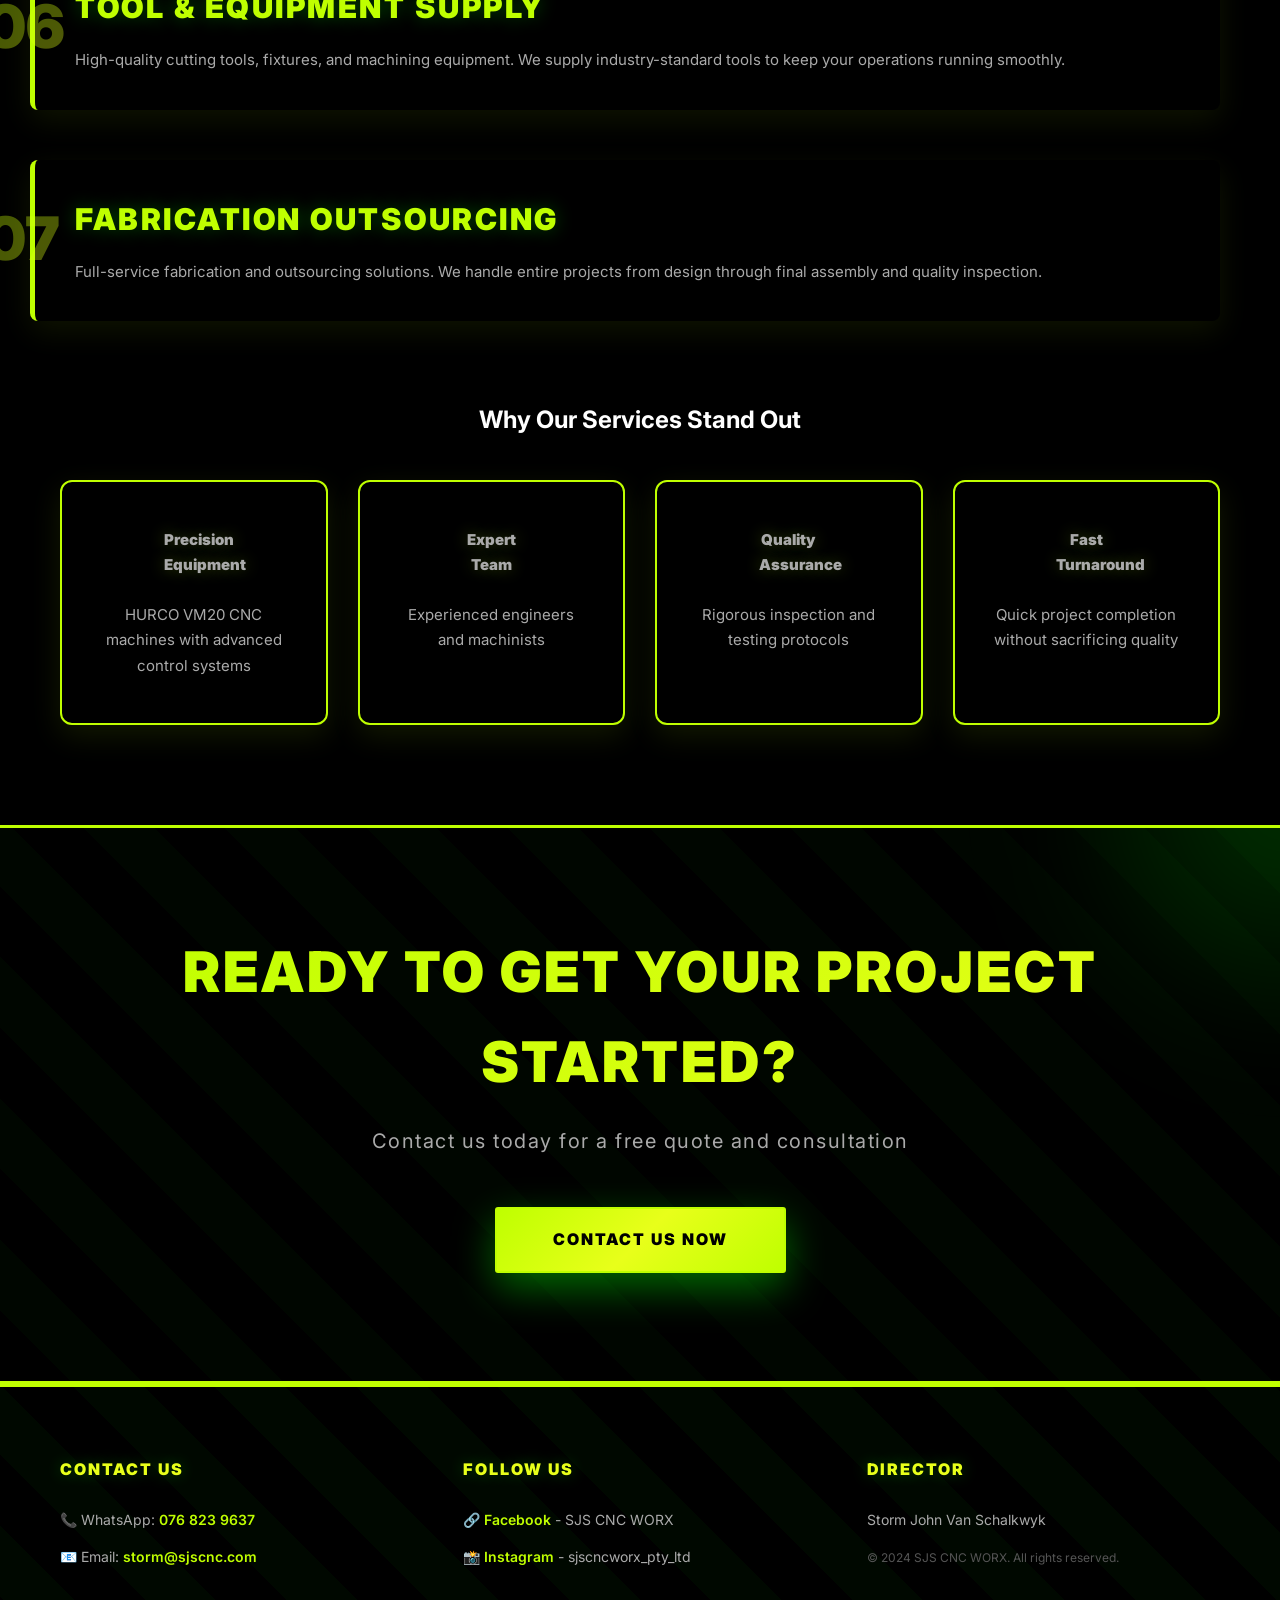
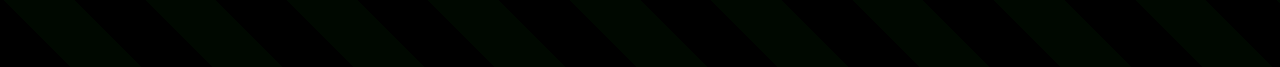
<file: services.html>
<!DOCTYPE html>
<html lang="en">
<head>
    <meta charset="UTF-8">
    <meta name="viewport" content="width=device-width, initial-scale=1.0">
    <title>Services - SJS CNC WORX</title>
    <link rel="stylesheet" href="styles.css">
</head>
<body>
    <!-- Navigation -->
    <nav class="navbar">
        <div class="container">
            <div class="logo">
                <svg class="logo-svg" viewBox="0 0 120 140" xmlns="http://www.w3.org/2000/svg">
                    <defs>
                        <filter id="glow-logo">
                            <feGaussianBlur stdDeviation="2" result="coloredBlur"/>
                            <feMerge>
                                <feMergeNode in="coloredBlur"/>
                                <feMergeNode in="SourceGraphic"/>
                            </feMerge>
                        </filter>
                    </defs>
                    <!-- Border -->
                    <rect x="8" y="8" width="104" height="124" fill="none" stroke="#BFFF00" stroke-width="3" filter="url(#glow-logo)"/>
                    <!-- SJS Text (White) -->
                    <text x="60" y="35" font-family="Inter, sans-serif" font-size="24" font-weight="900" text-anchor="middle" fill="white" letter-spacing="1">SJS</text>
                    <!-- CNC Text (Lime Green) -->
                    <text x="60" y="75" font-family="Inter, sans-serif" font-size="28" font-weight="900" text-anchor="middle" fill="#BFFF00" letter-spacing="2">CNC</text>
                    <!-- WORX Text (Lime Green) -->
                    <text x="60" y="115" font-family="Inter, sans-serif" font-size="22" font-weight="900" text-anchor="middle" fill="#BFFF00" letter-spacing="1.5">WORX</text>
                </svg>
            </div>
            <ul class="nav-links">
                <li><a href="index.html">Home</a></li>
                <li><a href="about.html">About</a></li>
                <li><a href="services.html" class="active">Services</a></li>
                <li><a href="gallery.html">Gallery</a></li>
                <li><a href="contact.html">Contact</a></li>
            </ul>
        </div>
    </nav>

    <!-- Services Section -->
    <section class="services-section">
        <div class="container">
            <h1>Our <span class="highlight">Services</span></h1>
            <p class="section-subtitle">Comprehensive CNC machining and fabrication solutions</p>

            <div class="services-detailed">
                <div class="service-detail">
                    <div class="service-number">01</div>
                    <h2>CNC Milling</h2>
                    <p>
                        Professional CNC milling services for precision components. From single prototypes to production runs, 
                        we deliver exact specifications with superior surface finishes.
                    </p>
                </div>

                <div class="service-detail">
                    <div class="service-number">02</div>
                    <h2>CNC Turning</h2>
                    <p>
                        Advanced CNC turning capabilities for cylindrical components and complex geometries. 
                        Perfect for shafts, bushings, and rotational parts.
                    </p>
                </div>

                <div class="service-detail">
                    <div class="service-number">03</div>
                    <h2>Model Design & Drawings</h2>
                    <p>
                        Expert CAD design and technical drawing services. We create detailed models, 3D renderings, 
                        and manufacturing drawings to bring your ideas to life.
                    </p>
                </div>

                <div class="service-detail">
                    <div class="service-number">04</div>
                    <h2>CNC Programming</h2>
                    <p>
                        Professional G-code programming and machine setup. Our skilled programmers optimize tool paths 
                        for maximum efficiency and quality results.
                    </p>
                </div>

                <div class="service-detail">
                    <div class="service-number">05</div>
                    <h2>Wire Cutting (EDM)</h2>
                    <p>
                        Precision wire EDM (Electrical Discharge Machining) services for complex cuts and tight tolerances. 
                        Ideal for hardened materials and intricate geometries.
                    </p>
                </div>

                <div class="service-detail">
                    <div class="service-number">06</div>
                    <h2>Tool & Equipment Supply</h2>
                    <p>
                        High-quality cutting tools, fixtures, and machining equipment. We supply industry-standard tools 
                        to keep your operations running smoothly.
                    </p>
                </div>

                <div class="service-detail">
                    <div class="service-number">07</div>
                    <h2>Fabrication Outsourcing</h2>
                    <p>
                        Full-service fabrication and outsourcing solutions. We handle entire projects from design through 
                        final assembly and quality inspection.
                    </p>
                </div>
            </div>

            <div class="service-features">
                <h2 style="text-align: center; margin-bottom: 40px;">Why Our Services Stand Out</h2>
                <div class="features-grid">
                    <div class="feature-box">
                        <p class="feature-title">Precision Equipment</p>
                        <p>HURCO VM20 CNC machines with advanced control systems</p>
                    </div>
                    <div class="feature-box">
                        <p class="feature-title">Expert Team</p>
                        <p>Experienced engineers and machinists</p>
                    </div>
                    <div class="feature-box">
                        <p class="feature-title">Quality Assurance</p>
                        <p>Rigorous inspection and testing protocols</p>
                    </div>
                    <div class="feature-box">
                        <p class="feature-title">Fast Turnaround</p>
                        <p>Quick project completion without sacrificing quality</p>
                    </div>
                </div>
            </div>
        </div>
    </section>

    <!-- CTA Section -->
    <section class="cta-section">
        <div class="container">
            <h2>Ready to Get Your Project Started?</h2>
            <p>Contact us today for a free quote and consultation</p>
            <a href="contact.html" class="cta-btn">Contact Us Now</a>
        </div>
    </section>

    <!-- Footer -->
    <footer class="footer">
        <div class="container">
            <div class="footer-content">
                <div class="footer-section">
                    <h4>Contact Us</h4>
                    <p>📞 WhatsApp: <a href="https://wa.me/27768239637">076 823 9637</a></p>
                    <p>📧 Email: <a href="mailto:storm@sjscnc.com">storm@sjscnc.com</a></p>
                </div>
                <div class="footer-section">
                    <h4>Follow Us</h4>
                    <p>🔗 <a href="https://facebook.com/sjscncworx" target="_blank">Facebook</a> - SJS CNC WORX</p>
                    <p>📸 <a href="https://instagram.com/sjscncworx_pty_ltd" target="_blank">Instagram</a> - sjscncworx_pty_ltd</p>
                </div>
                <div class="footer-section">
                    <h4>Director</h4>
                    <p>Storm John Van Schalkwyk</p>
                    <p><small>© 2024 SJS CNC WORX. All rights reserved.</small></p>
                </div>
            </div>
        </div>
    </footer>

    <script src="script.js"></script>
</body>
</html>
</file>
<file: styles.css>
/* ===========================
   SJS CNC WORX - Premium Design
   =========================== */

@import url('https://fonts.googleapis.com/css2?family=Inter:wght@300;400;500;600;700;800;900&display=swap');

* {
    margin: 0;
    padding: 0;
    box-sizing: border-box;
}

:root {
    --primary-green: #BFFF00;
    --green-bright: #E8FF1A;
    --green-dark: #9FDF00;
    --dark-bg: #000000;
    --darker-bg: #000000;
    --text-light: #ffffff;
    --text-muted: #aaaaaa;
    --accent-blue: #0080FF;
    --accent-purple: #6B00FF;
}

html {
    scroll-behavior: smooth;
}

body {
    font-family: 'Inter', -apple-system, BlinkMacSystemFont, 'Segoe UI', 'Roboto', 'Oxygen', 'Ubuntu', 'Cantarell', sans-serif;
    background: linear-gradient(135deg, #000000 0%, #000000 50%, #000000 100%);
    color: var(--text-light);
    line-height: 1.6;
    overflow-x: hidden;
    min-height: 100vh;
    font-weight: 400;
    -webkit-font-smoothing: antialiased;
    -moz-osx-font-smoothing: grayscale;
}

.container {
    max-width: 1200px;
    margin: 0 auto;
    padding: 0 20px;
}

/* Premium animated background layers */
body::before {
    content: '';
    position: fixed;
    top: 0;
    left: 0;
    width: 120%;
    height: 120%;
    background: repeating-linear-gradient(
        45deg,
        transparent,
        transparent 50px,
        rgba(0, 255, 0, 0.06) 50px,
        rgba(0, 255, 0, 0.06) 100px
    );
    pointer-events: none;
    z-index: 0;
    transform: rotate(-5deg);
    opacity: 0.8;
    animation: drift 20s linear infinite;
}

body::after {
    content: '';
    position: fixed;
    top: -50%;
    right: -50%;
    width: 200%;
    height: 200%;
    background: 
        radial-gradient(circle at 30% 30%, rgba(0, 255, 0, 0.08) 0%, transparent 50%),
        radial-gradient(circle at 70% 70%, rgba(0, 128, 255, 0.05) 0%, transparent 50%);
    pointer-events: none;
    z-index: 0;
    animation: subtle-pulse 15s ease-in-out infinite;
}

@keyframes drift {
    0% { transform: rotate(-5deg) translateX(0); }
    100% { transform: rotate(-5deg) translateX(50px); }
}

@keyframes subtle-pulse {
    0%, 100% { transform: scale(1) translateY(0); }
    50% { transform: scale(1.05) translateY(30px); }
}

/* ===========================
   Navigation & Logo
   =========================== */

.navbar {
    background: linear-gradient(90deg, rgba(0,0,0,1) 0%, rgba(0,0,0,1) 50%, rgba(0,0,0,1) 100%);
    padding: 25px 0;
    border-bottom: 3px solid var(--primary-green);
    position: sticky;
    top: 0;
    z-index: 100;
    box-shadow: 
        0 15px 50px rgba(0, 255, 0, 0.15),
        inset 0 1px 0 rgba(255, 255, 255, 0.1);
    backdrop-filter: blur(15px);
}

.navbar::after {
    content: '';
    position: absolute;
    bottom: 0;
    left: 0;
    width: 100%;
    height: 1px;
    background: linear-gradient(90deg, transparent, var(--primary-green), transparent);
    opacity: 0.5;
    pointer-events: none;
}

.navbar .container {
    display: flex;
    justify-content: space-between;
    align-items: center;
    position: relative;
    z-index: 1;
}

.logo {
    display: flex;
    align-items: center;
}

.logo-svg {
    width: 80px;
    height: 100px;
    transition: all 0.3s ease;
    filter: drop-shadow(0 0 15px rgba(191, 255, 0, 0.3));
}

.logo-svg:hover {
    filter: drop-shadow(0 0 25px rgba(191, 255, 0, 0.6));
    transform: scale(1.05);
}

.nav-links {
    display: flex;
    list-style: none;
    gap: 50px;
}

.nav-links a {
    color: var(--text-light);
    text-decoration: none;
    transition: all 0.3s ease;
    font-weight: 600;
    font-size: 14px;
    text-transform: uppercase;
    letter-spacing: 1.2px;
    position: relative;
    padding-bottom: 8px;
}

.nav-links a::after {
    content: '';
    position: absolute;
    bottom: 0;
    left: 0;
    width: 0;
    height: 3px;
    background: linear-gradient(90deg, var(--primary-green), var(--green-bright));
    transition: width 0.4s cubic-bezier(0.34, 1.56, 0.64, 1);
    box-shadow: 0 0 10px rgba(0, 255, 0, 0.5);
}

.nav-links a:hover::after,
.nav-links a.active::after {
    width: 100%;
}

.nav-links a:hover {
    color: var(--primary-green);
    text-shadow: 0 0 10px rgba(0, 255, 0, 0.3);
}

/* ===========================
   Hero Section
   =========================== */

.hero {
    min-height: 750px;
    background: 
        linear-gradient(180deg, rgba(0, 0, 0, 0.9) 0%, rgba(0, 0, 0, 0.85) 50%, rgba(0, 0, 0, 0.9) 100%),
        url('data:image/svg+xml;utf8,<svg xmlns="http://www.w3.org/2000/svg" viewBox="0 0 1400 750"><defs><filter id="blur"><feGaussianBlur in="SourceGraphic" stdDeviation="3" /></filter></defs><g opacity="0.06" filter="url(%23blur)"><g><path d="M 150 200 L 200 200 L 200 500 L 150 500 Z" stroke="rgba(0,255,0,0.4)" stroke-width="8" fill="none"/><path d="M 170 220 L 180 220 L 180 480 L 170 480 Z" stroke="rgba(0,255,0,0.3)" stroke-width="4" fill="none"/><circle cx="165" cy="350" r="20" fill="rgba(0,255,0,0.2)"/><circle cx="185" cy="350" r="20" fill="rgba(0,255,0,0.2)"/><rect x="140" y="180" width="70" height="40" fill="rgba(0,255,0,0.1)"/></g><g><rect x="300" y="250" width="180" height="300" fill="none" stroke="rgba(0,255,0,0.3)" stroke-width="6"/><rect x="320" y="280" width="140" height="200" fill="rgba(0,200,255,0.15)"/><circle cx="320" cy="320" r="15" fill="rgba(0,255,0,0.2)"/><circle cx="420" cy="320" r="15" fill="rgba(0,255,0,0.2)"/><rect x="315" y="240" width="150" height="30" fill="rgba(0,255,0,0.1)"/><text x="380" y="500" font-size="14" fill="rgba(0,255,0,0.2)" text-anchor="middle">SOLIDWORKS</text></g><g><path d="M 600 150 Q 700 200 650 350 Q 700 450 600 500" stroke="rgba(0,255,0,0.35)" stroke-width="12" fill="none"/><circle cx="650" cy="250" r="80" fill="none" stroke="rgba(0,255,0,0.25)" stroke-width="4"/><rect x="610" y="300" width="80" height="150" fill="rgba(0,200,255,0.1)"/></g><g><rect x="900" y="200" width="200" height="350" fill="none" stroke="rgba(0,255,0,0.3)" stroke-width="6"/><rect x="920" y="240" width="160" height="240" fill="rgba(0,200,255,0.15)"/><circle cx="920" cy="280" r="18" fill="rgba(0,255,0,0.2)"/><circle cx="1080" cy="280" r="18" fill="rgba(0,255,0,0.2)"/><rect x="915" y="180" width="170" height="35" fill="rgba(0,255,0,0.1)"/><text x="1000" y="620" font-size="14" fill="rgba(0,255,0,0.2)" text-anchor="middle">HURCO MILLING</text></g><g><path d="M 1100 300 L 1200 300 L 1200 450 L 1100 450 Z" stroke="rgba(0,255,0,0.3)" stroke-width="6" fill="none"/><rect x="1110" y="320" width="80" height="110" fill="rgba(0,200,255,0.1)"/><circle cx="1115" cy="340" r="8" fill="rgba(0,255,0,0.2)"/><circle cx="1185" cy="340" r="8" fill="rgba(0,255,0,0.2)"/></g></g></svg>');
    background-size: cover;
    background-position: center;
    background-attachment: fixed;
    display: flex;
    align-items: center;
    justify-content: center;
    text-align: center;
    border-bottom: 3px solid var(--primary-green);
    position: relative;
    overflow: hidden;
}

/* Multiple layered background effects */
.hero::before {
    content: '';
    position: absolute;
    top: 0;
    left: 0;
    width: 100%;
    height: 100%;
    background: repeating-linear-gradient(
        45deg,
        transparent,
        transparent 35px,
        rgba(0, 255, 0, 0.1) 35px,
        rgba(0, 255, 0, 0.1) 70px
    );
    opacity: 0.4;
    pointer-events: none;
}

.hero::after {
    content: '';
    position: absolute;
    top: 0;
    left: 0;
    width: 100%;
    height: 100%;
    background: 
        radial-gradient(ellipse 600px 300px at 50% -30%, rgba(0, 255, 0, 0.25) 0%, transparent 60%),
        radial-gradient(ellipse 600px 400px at 50% 150%, rgba(0, 128, 255, 0.12) 0%, transparent 60%);
    opacity: 0.8;
    animation: aurora 8s ease-in-out infinite;
    pointer-events: none;
}

@keyframes aurora {
    0%, 100% { opacity: 0.6; }
    50% { opacity: 1; }
}

.hero-content {
    position: relative;
    z-index: 2;
    max-width: 900px;
}

.hero-content h1 {
    font-size: 96px;
    margin-bottom: 25px;
    font-weight: 950;
    letter-spacing: 6px;
    animation: glow-intense 3s ease-in-out infinite;
    line-height: 1;
    text-transform: uppercase;
}

.hero-sjs {
    color: #ffffff;
    text-shadow: 0 0 30px rgba(255, 255, 255, 0.3);
}

.hero-cnc {
    background: linear-gradient(135deg, #BFFF00 0%, #E8FF1A 100%);
    -webkit-background-clip: text;
    -webkit-text-fill-color: transparent;
    background-clip: text;
    text-shadow: 0 0 80px rgba(191, 255, 0, 0.4);
}

@keyframes glow-intense {
    0%, 100% { 
        text-shadow: 
            0 0 20px rgba(0, 255, 0, 0.3),
            0 0 40px rgba(0, 255, 0, 0.15),
            0 0 60px rgba(0, 255, 0, 0.1);
        transform: scale(1);
    }
    50% { 
        text-shadow: 
            0 0 40px rgba(0, 255, 0, 0.6),
            0 0 80px rgba(0, 255, 0, 0.3),
            0 0 100px rgba(0, 255, 0, 0.15);
        transform: scale(1.01);
    }
}

.hero-content .tagline {
    font-size: 19px;
    color: var(--text-light);
    margin-bottom: 18px;
    letter-spacing: 2.5px;
    font-weight: 300;
    background: linear-gradient(90deg, #00FF00 20%, var(--text-light) 40%, var(--text-light) 60%, #00FF00 80%);
    -webkit-background-clip: text;
    -webkit-text-fill-color: transparent;
    background-clip: text;
    animation: shimmer 4s ease-in-out infinite;
}

@keyframes shimmer {
    0% { background-position: -1000px 0; }
    100% { background-position: 1000px 0; }
}

.hero-content .subtitle {
    font-size: 18px;
    color: var(--primary-green);
    margin-bottom: 60px;
    text-transform: uppercase;
    letter-spacing: 2.5px;
    font-weight: 700;
    opacity: 0.98;
    text-shadow: 0 0 20px rgba(0, 255, 0, 0.4);
}

/* ===========================
   Buttons
   =========================== */

.cta-btn {
    display: inline-block;
    padding: 18px 56px;
    background: linear-gradient(135deg, var(--primary-green) 0%, var(--green-bright) 50%, var(--primary-green) 100%);
    color: #000000;
    text-decoration: none;
    border: 2px solid var(--primary-green);
    font-weight: 900;
    cursor: pointer;
    transition: all 0.5s cubic-bezier(0.34, 1.56, 0.64, 1);
    font-size: 16px;
    text-transform: uppercase;
    letter-spacing: 2px;
    position: relative;
    overflow: hidden;
    box-shadow: 0 15px 40px rgba(0, 255, 0, 0.4);
    border-radius: 3px;
}

.cta-btn::before {
    content: '';
    position: absolute;
    top: 0;
    left: -100%;
    width: 100%;
    height: 100%;
    background: linear-gradient(90deg, transparent, rgba(255, 255, 255, 0.3), transparent);
    transition: left 0.6s ease;
    z-index: 0;
}

.cta-btn::after {
    content: '';
    position: absolute;
    inset: 0;
    background: radial-gradient(circle at center, rgba(255, 255, 255, 0.1) 0%, transparent 70%);
    opacity: 0;
    transition: opacity 0.3s ease;
    z-index: 1;
}

.cta-btn:hover::before {
    left: 100%;
}

.cta-btn:hover::after {
    opacity: 1;
}

.cta-btn:hover {
    background: linear-gradient(135deg, #000000 0%, #000000 100%);
    color: var(--primary-green);
    box-shadow: 
        0 0 60px rgba(0, 255, 0, 0.8),
        inset 0 0 40px rgba(0, 255, 0, 0.2),
        0 20px 60px rgba(0, 255, 0, 0.4);
    transform: translateY(-4px);
    border-color: var(--green-bright);
    text-shadow: 0 0 15px rgba(0, 255, 0, 0.5);
}

/* ===========================
   Services Section
   =========================== */

.services-preview,
.services-section,
.about-section,
.gallery-section,
.contact-section {
    padding: 100px 0;
    position: relative;
    z-index: 1;
}

.services-preview {
    border-top: 3px solid var(--primary-green);
    border-bottom: 3px solid var(--primary-green);
    background: #000000;
}

.services-preview::before {
    content: '';
    position: absolute;
    top: 0;
    left: 0;
    width: 100%;
    height: 100%;
    background: repeating-linear-gradient(
        45deg,
        transparent,
        transparent 50px,
        rgba(0, 255, 0, 0.05) 50px,
        rgba(0, 255, 0, 0.05) 100px
    );
    pointer-events: none;
    z-index: 0;
}

.services-preview h2,
.services-section h1,
.about-section h1,
.gallery-section h1,
.contact-section h1 {
    font-size: 64px;
    margin-bottom: 15px;
    text-align: center;
    font-weight: 950;
    letter-spacing: 2px;
    text-transform: uppercase;
    position: relative;
    z-index: 2;
}

.services-preview h2::before,
.services-preview h2::after {
    content: '';
    display: inline-block;
    width: 80px;
    height: 2px;
    background: var(--primary-green);
    margin: 0 20px;
    vertical-align: middle;
}

.section-subtitle {
    text-align: center;
    color: var(--text-muted);
    margin-bottom: 60px;
    font-size: 20px;
    font-weight: 400;
    letter-spacing: 2px;
    position: relative;
    z-index: 2;
    text-transform: uppercase;
}

.highlight {
    background: linear-gradient(135deg, var(--primary-green) 0%, var(--green-bright) 100%);
    -webkit-background-clip: text;
    -webkit-text-fill-color: transparent;
    background-clip: text;
    font-weight: 950;
    text-shadow: 0 0 20px rgba(0, 255, 0, 0.3);
}

/* Service Cards Grid */
.services-grid {
    display: grid;
    grid-template-columns: repeat(auto-fit, minmax(160px, 1fr));
    gap: 25px;
    margin-bottom: 50px;
}

.service-card {
    border: 3px solid var(--primary-green);
    border-radius: 20px;
    padding: 40px 28px;
    text-align: center;
    transition: all 0.6s cubic-bezier(0.34, 1.56, 0.64, 1);
    background: #000000;
    position: relative;
    overflow: hidden;
    box-shadow: 0 0 20px rgba(191, 255, 0, 0.2), inset 0 0 20px rgba(191, 255, 0, 0.05);
}

/* Metallic shine effect */
.service-card::before {
    content: '';
    position: absolute;
    inset: 0;
    background: 
        linear-gradient(90deg, transparent 0%, rgba(255, 255, 255, 0.1) 50%, transparent 100%),
        linear-gradient(180deg, rgba(0, 255, 0, 0.2) 0%, transparent 50%),
        radial-gradient(ellipse at 30% 40%, rgba(0, 255, 0, 0.15) 0%, transparent 50%),
        radial-gradient(ellipse at 70% 70%, rgba(0, 128, 255, 0.1) 0%, transparent 50%);
    opacity: 0;
    transition: opacity 0.5s ease;
    pointer-events: none;
    border-radius: 20px;
}

.service-card:hover::before {
    opacity: 1;
}

/* Glow layer with better shadow */
.service-card::after {
    content: '';
    position: absolute;
    inset: -3px;
    border: 2px solid var(--primary-green);
    border-radius: 20px;
    opacity: 0;
    box-shadow: 
        inset 0 0 30px rgba(0, 255, 0, 0.3),
        0 0 40px rgba(0, 255, 0, 0.4),
        0 0 80px rgba(0, 255, 0, 0.2);
    transition: all 0.5s ease;
    pointer-events: none;
}

.service-card:hover::after {
    opacity: 1;
}

.service-card:hover {
    background: linear-gradient(135deg, rgba(0, 255, 0, 0.3) 0%, rgba(0, 255, 0, 0.1) 100%);
    box-shadow: 
        0 35px 80px rgba(0, 255, 0, 0.45),
        inset 0 0 40px rgba(0, 255, 0, 0.15),
        0 0 70px rgba(0, 255, 0, 0.35);
    transform: translateY(-18px) scale(1.06);
    border-color: var(--green-bright);
}

.service-icon {
    font-size: 72px;
    margin-bottom: 20px;
    display: block;
    transition: all 0.5s cubic-bezier(0.34, 1.56, 0.64, 1);
    filter: drop-shadow(0 0 18px rgba(191, 255, 0, 0.5));
    text-shadow: 0 0 25px rgba(191, 255, 0, 0.4);
    width: 80px;
    height: 80px;
    margin-left: auto;
    margin-right: auto;
    color: var(--primary-green);
}

.service-card:hover .service-icon {
    transform: scale(1.45) rotate(-12deg);
    filter: drop-shadow(0 0 35px rgba(191, 255, 0, 0.9));
    text-shadow: 0 0 50px rgba(191, 255, 0, 0.7);
}

.service-card h3 {
    color: var(--primary-green);
    font-size: 15px;
    font-weight: 900;
    text-transform: uppercase;
    letter-spacing: 2.2px;
    transition: all 0.3s ease;
    position: relative;
    z-index: 2;
    text-shadow: 0 0 12px rgba(0, 255, 0, 0.3);
}

.service-card:hover h3 {
    color: var(--green-bright);
    text-shadow: 0 0 25px rgba(0, 255, 0, 0.7);
}

.quality-text {
    text-align: center;
    font-size: 18px;
    color: var(--text-muted);
    margin-top: 60px;
    letter-spacing: 1px;
    position: relative;
    z-index: 2;
    padding-top: 30px;
    border-top: 2px solid rgba(0, 255, 0, 0.3);
}

.quality-text::before,
.quality-text::after {
    content: '';
    display: inline-block;
    width: 100px;
    height: 1px;
    background: linear-gradient(90deg, var(--primary-green), transparent);
    margin: 0 15px;
    vertical-align: middle;
}

/* ===========================
   Detailed Services
   =========================== */

.services-detailed {
    display: grid;
    grid-template-columns: 1fr;
    gap: 50px;
    margin-bottom: 80px;
}

.service-detail {
    border-left: 5px solid var(--primary-green);
    padding-left: 40px;
    position: relative;
    transition: all 0.5s cubic-bezier(0.34, 1.56, 0.64, 1);
    background: #000000;
    padding: 35px 30px 35px 40px;
    margin-left: -30px;
    margin-right: 0;
    border-radius: 8px;
    box-shadow: 0 10px 30px rgba(191, 255, 0, 0.08);
}

.service-detail::before {
    content: '';
    position: absolute;
    left: -5px;
    top: 0;
    bottom: 0;
    width: 5px;
    background: linear-gradient(180deg, var(--primary-green) 0%, var(--green-bright) 50%, var(--primary-green) 100%);
    opacity: 0;
    transition: opacity 0.4s ease;
    border-radius: 8px 0 0 8px;
}

.service-detail:hover::before {
    opacity: 1;
}

.service-detail:hover {
    border-left-color: var(--green-bright);
    background: linear-gradient(90deg, rgba(0, 255, 0, 0.2) 0%, rgba(0, 255, 0, 0.04) 100%);
    transform: translateX(15px);
    box-shadow: 
        0 25px 60px rgba(0, 255, 0, 0.3),
        inset 0 0 40px rgba(0, 255, 0, 0.1);
}

.service-number {
    position: absolute;
    left: -50px;
    top: 30px;
    font-size: 60px;
    font-weight: 900;
    background: linear-gradient(135deg, var(--primary-green), var(--green-bright));
    -webkit-background-clip: text;
    -webkit-text-fill-color: transparent;
    background-clip: text;
    opacity: 0.35;
    transition: all 0.3s ease;
}

.service-detail:hover .service-number {
    opacity: 0.6;
    transform: scale(1.1);
}

.service-detail h2 {
    color: var(--primary-green);
    margin-bottom: 15px;
    font-size: 30px;
    font-weight: 950;
    text-transform: uppercase;
    letter-spacing: 2.5px;
    transition: all 0.3s ease;
    text-shadow: 0 0 18px rgba(0, 255, 0, 0.3);
}

.service-detail:hover h2 {
    color: var(--green-bright);
    text-shadow: 0 0 35px rgba(0, 255, 0, 0.5);
}

.service-detail p {
    color: var(--text-muted);
    line-height: 1.9;
    font-size: 15px;
    transition: color 0.3s ease;
}

.service-detail:hover p {
    color: var(--text-light);
}

/* Service Features */
.service-features,
.values-section {
    margin-top: 80px;
}

.features-grid,
.values-grid {
    display: grid;
    grid-template-columns: repeat(auto-fit, minmax(250px, 1fr));
    gap: 30px;
    margin-top: 40px;
}

.feature-box,
.value-card {
    border: 2px solid var(--primary-green);
    padding: 45px 35px;
    text-align: center;
    background: #000000;
    transition: all 0.5s cubic-bezier(0.34, 1.56, 0.64, 1);
    position: relative;
    overflow: hidden;
    border-radius: 12px;
    box-shadow: 0 10px 30px rgba(191, 255, 0, 0.1);
}

.feature-box::before,
.value-card::before {
    content: '';
    position: absolute;
    inset: 0;
    background: 
        linear-gradient(135deg, rgba(0, 255, 0, 0.15) 0%, transparent 50%),
        radial-gradient(circle at 30% 30%, rgba(0, 255, 0, 0.1) 0%, transparent 60%);
    opacity: 0;
    transition: opacity 0.5s ease;
    border-radius: 12px;
}

.feature-box:hover::before,
.value-card:hover::before {
    opacity: 1;
}

.feature-box::after,
.value-card::after {
    content: '';
    position: absolute;
    inset: -2px;
    border: 2px solid var(--primary-green);
    border-radius: 12px;
    opacity: 0;
    box-shadow: 
        inset 0 0 25px rgba(0, 255, 0, 0.2),
        0 0 35px rgba(0, 255, 0, 0.3);
    transition: all 0.5s ease;
    pointer-events: none;
}

.feature-box:hover::after,
.value-card:hover::after {
    opacity: 1;
}

.feature-box:hover,
.value-card:hover {
    background: linear-gradient(135deg, rgba(0, 255, 0, 0.25) 0%, rgba(0, 255, 0, 0.08) 100%);
    box-shadow: 
        0 30px 70px rgba(0, 255, 0, 0.4),
        inset 0 0 35px rgba(0, 255, 0, 0.12);
    transform: translateY(-15px) scale(1.05);
    border-color: var(--green-bright);
}

.feature-title,
.value-icon {
    color: var(--primary-green);
    font-weight: 900;
    margin-bottom: 15px;
    font-size: 36px;
    transition: all 0.3s ease;
    display: block;
    text-shadow: 0 0 15px rgba(191, 255, 0, 0.3);
    width: 60px;
    height: 60px;
    margin-left: auto;
    margin-right: auto;
}

.feature-box:hover .feature-title,
.value-card:hover .value-icon {
    color: var(--green-bright);
    text-shadow: 0 0 25px rgba(191, 255, 0, 0.6);
    transform: scale(1.1);
}

.feature-box p,
.value-card p {
    color: var(--text-muted);
    font-size: 15px;
    line-height: 1.7;
    position: relative;
    z-index: 1;
}

/* ===========================
   About Section
   =========================== */

.about-content {
    display: grid;
    grid-template-columns: 2fr 1fr;
    gap: 60px;
    margin-bottom: 80px;
    align-items: start;
}

.about-text h2 {
    color: var(--primary-green);
    font-size: 30px;
    margin-bottom: 15px;
    text-transform: uppercase;
    letter-spacing: 2px;
    font-weight: 950;
    text-shadow: 0 0 15px rgba(0, 255, 0, 0.2);
}

.about-text p {
    color: var(--text-muted);
    margin-bottom: 25px;
    line-height: 1.9;
    font-size: 15px;
}

.reasons-list {
    list-style: none;
    padding-left: 0;
}

.reasons-list li {
    color: var(--text-muted);
    padding: 12px 0;
    font-size: 15px;
    border-bottom: 1px solid rgba(0, 255, 0, 0.15);
    transition: all 0.3s ease;
}

.reasons-list li:hover {
    color: var(--primary-green);
    padding-left: 10px;
}

.reasons-list li:last-child {
    border-bottom: none;
}

.director-card {
    border: 2px solid var(--primary-green);
    padding: 50px 40px;
    text-align: center;
    background: #000000;
    box-shadow: 0 15px 40px rgba(191, 255, 0, 0.15);
    transition: all 0.5s cubic-bezier(0.34, 1.56, 0.64, 1);
    position: relative;
    overflow: hidden;
    border-radius: 12px;
}

.director-card::before {
    content: '';
    position: absolute;
    inset: 0;
    background: 
        linear-gradient(135deg, rgba(0, 255, 0, 0.15) 0%, transparent 50%),
        radial-gradient(circle at 30% 30%, rgba(0, 255, 0, 0.1) 0%, transparent 60%);
    opacity: 0;
    transition: opacity 0.5s ease;
    border-radius: 12px;
}

.director-card:hover::before {
    opacity: 1;
}

.director-card::after {
    content: '';
    position: absolute;
    inset: -2px;
    border: 2px solid var(--primary-green);
    border-radius: 12px;
    opacity: 0;
    box-shadow: 
        inset 0 0 30px rgba(0, 255, 0, 0.2),
        0 0 40px rgba(0, 255, 0, 0.3);
    transition: all 0.5s ease;
    pointer-events: none;
}

.director-card:hover::after {
    opacity: 1;
}

.director-card:hover {
    transform: translateY(-18px) scale(1.04);
    box-shadow: 
        0 40px 90px rgba(0, 255, 0, 0.4),
        inset 0 0 40px rgba(0, 255, 0, 0.1);
    border-color: var(--green-bright);
    background: linear-gradient(135deg, rgba(0, 255, 0, 0.25) 0%, rgba(0, 255, 0, 0.06) 100%);
}

.director-card h2 {
    color: var(--primary-green);
    margin-bottom: 15px;
    position: relative;
    z-index: 2;
}

.director-name {
    color: var(--green-bright);
    font-size: 32px;
    font-weight: 900;
    margin-bottom: 8px;
    letter-spacing: 2px;
    transition: all 0.3s ease;
    position: relative;
    z-index: 2;
    text-shadow: 0 0 15px rgba(0, 255, 0, 0.2);
}

.director-card:hover .director-name {
    text-shadow: 0 0 30px rgba(0, 255, 0, 0.5);
    transform: scale(1.05);
}

.director-title {
    color: var(--text-muted);
    font-size: 14px;
    margin-bottom: 25px;
    letter-spacing: 1.5px;
    position: relative;
    z-index: 2;
}
    text-transform: uppercase;
    letter-spacing: 1px;
    font-weight: 600;
}

.director-desc {
    color: var(--text-muted);
    line-height: 1.9;
    font-size: 14px;
}

/* ===========================
   Gallery Section
   =========================== */

.gallery-grid {
    display: grid;
    grid-template-columns: repeat(auto-fill, minmax(260px, 1fr));
    gap: 30px;
    margin-bottom: 60px;
}

.gallery-item {
    border: 2px solid var(--primary-green);
    overflow: hidden;
    transition: all 0.5s cubic-bezier(0.34, 1.56, 0.64, 1);
    background: #000000;
    position: relative;
    border-radius: 12px;
    box-shadow: 0 0 20px rgba(191, 255, 0, 0.2), inset 0 0 20px rgba(191, 255, 0, 0.04);
}

.gallery-item::before {
    content: '';
    position: absolute;
    inset: -2px;
    border: 2px solid var(--primary-green);
    border-radius: 12px;
    opacity: 0;
    box-shadow: 
        inset 0 0 30px rgba(0, 255, 0, 0.2),
        0 0 50px rgba(0, 255, 0, 0.4);
    transition: all 0.5s ease;
    pointer-events: none;
    z-index: 10;
}

.gallery-item:hover::before {
    opacity: 1;
}

.gallery-placeholder {
    background: #000000;
    height: 280px;
    display: flex;
    align-items: center;
    justify-content: center;
    color: var(--primary-green);
    font-size: 14px;
    text-align: center;
    position: relative;
    overflow: hidden;
    border: 1px solid rgba(191, 255, 0, 0.2);
}

.gallery-placeholder::before {
    content: '';
    position: absolute;
    top: 0;
    left: 0;
    width: 100%;
    height: 100%;
    background: repeating-linear-gradient(
        -45deg,
        transparent,
        transparent 20px,
        rgba(0, 255, 0, 0.08) 20px,
        rgba(0, 255, 0, 0.08) 40px
    );
    animation: slide 6s linear infinite;
    z-index: 1;
}

@keyframes slide {
    0% { transform: translate(0, 0); }
    100% { transform: translate(20px, 20px); }
}

.gallery-item:hover {
    box-shadow: 0 35px 80px rgba(0, 255, 0, 0.5), inset 0 0 40px rgba(0, 255, 0, 0.15);
    transform: scale(1.1) translateY(-15px);
    border-color: var(--green-bright);
    background: linear-gradient(135deg, rgba(0, 255, 0, 0.25) 0%, rgba(0, 255, 0, 0.1) 100%);
}

.gallery-item h3 {
    color: var(--primary-green);
    padding: 20px 20px 10px;
    font-size: 17px;
    font-weight: 900;
    text-transform: uppercase;
    letter-spacing: 2px;
    transition: all 0.3s ease;
    position: relative;
    z-index: 2;
    text-shadow: 0 0 12px rgba(0, 255, 0, 0.3);
}

.gallery-item:hover h3 {
    color: var(--green-bright);
    text-shadow: 0 0 25px rgba(0, 255, 0, 0.6);
}

.gallery-item p {
    padding: 0 20px 20px;
    color: var(--text-muted);
    font-size: 14px;
    position: relative;
    z-index: 2;
}

.gallery-note {
    background: #000000;
    border: 2px solid var(--primary-green);
    padding: 25px;
    text-align: center;
    color: var(--text-muted);
    margin-top: 40px;
    border-radius: 2px;
}

/* Stats Section */
.stats-section {
    padding: 80px 0;
    background: #000000;
    background-size: cover;
    background-position: center;
    border-top: 3px solid var(--primary-green);
    border-bottom: 3px solid var(--primary-green);
    position: relative;
    z-index: 1;
    overflow: hidden;
}

.stats-section::before {
    content: '';
    position: absolute;
    top: 0;
    left: 0;
    width: 100%;
    height: 100%;
    background: repeating-linear-gradient(
        45deg,
        transparent,
        transparent 60px,
        rgba(0, 255, 0, 0.06) 60px,
        rgba(0, 255, 0, 0.06) 120px
    );
    pointer-events: none;
}

.stats-section::after {
    content: '';
    position: absolute;
    top: 0;
    right: -10%;
    width: 400px;
    height: 400px;
    background: radial-gradient(circle, rgba(0, 255, 0, 0.15) 0%, transparent 70%);
    border-radius: 50%;
    filter: blur(50px);
    animation: float-pulse 8s ease-in-out infinite;
    pointer-events: none;
}

.stats-grid {
    display: grid;
    grid-template-columns: repeat(auto-fit, minmax(200px, 1fr));
    gap: 40px;
    position: relative;
    z-index: 1;
}

.stat-box {
    text-align: center;
    padding: 30px;
    border-left: 3px solid var(--primary-green);
    transition: all 0.3s ease;
}

.stat-box:hover {
    border-left-color: var(--green-bright);
    transform: translateX(5px);
}

.stat-number {
    font-size: 56px;
    font-weight: 900;
    background: linear-gradient(135deg, var(--primary-green), var(--green-bright));
    -webkit-background-clip: text;
    -webkit-text-fill-color: transparent;
    background-clip: text;
    margin-bottom: 10px;
}

.stat-label {
    color: var(--text-muted);
    font-size: 16px;
    text-transform: uppercase;
    letter-spacing: 1px;
    font-weight: 600;
}

/* ===========================
   Contact Section
   =========================== */

.contact-content {
    display: grid;
    grid-template-columns: 1fr 1fr;
    gap: 60px;
    margin-bottom: 50px;
}

.contact-info h2,
.contact-form-container h2 {
    color: var(--primary-green);
    font-size: 28px;
    margin-bottom: 40px;
    text-transform: uppercase;
    letter-spacing: 1px;
    font-weight: 800;
}

.contact-item {
    margin-bottom: 40px;
    padding-bottom: 40px;
    border-bottom: 2px solid rgba(0, 255, 0, 0.2);
    transition: all 0.3s ease;
}

.contact-item:hover {
    border-bottom-color: var(--primary-green);
    transform: translateX(5px);
}

.contact-item:last-child {
    border-bottom: none;
}

.contact-item h3 {
    color: var(--green-bright);
    margin-bottom: 12px;
    font-size: 18px;
    font-weight: 800;
    text-transform: uppercase;
    letter-spacing: 1px;
}

.contact-item p {
    color: var(--text-muted);
    margin-bottom: 8px;
    font-size: 15px;
}

.contact-item a {
    color: var(--primary-green);
    text-decoration: none;
    transition: all 0.3s ease;
    font-weight: 600;
}

.contact-item a:hover {
    color: var(--text-light);
    text-shadow: 0 0 10px rgba(0, 255, 0, 0.5);
}

.contact-desc {
    font-size: 14px;
    color: #888;
    margin-top: 8px;
}

.hours-box {
    border: 2px solid var(--primary-green);
    padding: 35px;
    background: #000000;
    box-shadow: 0 12px 45px rgba(191, 255, 0, 0.15);
    transition: all 0.4s ease;
}

.hours-box:hover {
    box-shadow: 0 18px 60px rgba(0, 255, 0, 0.3);
    border-color: var(--green-bright);
}

.hours-box h3 {
    color: var(--primary-green);
    margin-bottom: 18px;
    font-weight: 800;
    text-transform: uppercase;
    letter-spacing: 1px;
}

.hours-box p {
    color: var(--text-muted);
    margin-bottom: 10px;
    font-size: 14px;
}

/* Contact Form */
.contact-form {
    background: #000000;
    padding: 45px;
    border: 2px solid var(--primary-green);
    box-shadow: 0 15px 50px rgba(191, 255, 0, 0.2);
}

.form-group {
    margin-bottom: 25px;
}

.form-group label {
    display: block;
    color: var(--primary-green);
    margin-bottom: 10px;
    font-weight: 700;
    text-transform: uppercase;
    letter-spacing: 1px;
    font-size: 14px;
}

.form-group input,
.form-group select,
.form-group textarea {
    width: 100%;
    padding: 16px 18px;
    background: #000000;
    border: 2px solid rgba(191, 255, 0, 0.4);
    color: var(--text-light);
    font-size: 14px;
    font-family: 'Inter', -apple-system, BlinkMacSystemFont, 'Segoe UI', 'Roboto', sans-serif;
    transition: all 0.4s cubic-bezier(0.34, 1.56, 0.64, 1);
    border-radius: 6px;
    position: relative;
}

.form-group input:focus,
.form-group select:focus,
.form-group textarea:focus {
    outline: none;
    border-color: var(--primary-green);
    background: #000000;
    box-shadow: 
        0 0 40px rgba(191, 255, 0, 0.5),
        inset 0 0 25px rgba(191, 255, 0, 0.1),
        0 0 20px rgba(191, 255, 0, 0.2);
    transform: translateY(-2px);
}

.form-group textarea {
    resize: vertical;
    min-height: 140px;
}

.contact-form button {
    width: 100%;
    margin-top: 20px;
}

.form-note {
    color: var(--text-muted);
    font-size: 13px;
    margin-top: 20px;
    letter-spacing: 0.5px;
}

/* CTA Section */

.cta-section {
    padding: 100px 0;
    text-align: center;
    background: #000000;
    background-size: cover;
    background-position: center;
    border-top: 3px solid var(--primary-green);
    border-bottom: 3px solid var(--primary-green);
    position: relative;
    z-index: 1;
    overflow: hidden;
}

.cta-section::before {
    content: '';
    position: absolute;
    top: 0;
    left: 0;
    width: 100%;
    height: 100%;
    background: repeating-linear-gradient(
        45deg,
        transparent,
        transparent 50px,
        rgba(0, 255, 0, 0.05) 50px,
        rgba(0, 255, 0, 0.05) 100px
    );
    pointer-events: none;
    opacity: 0.5;
}

.cta-section::after {
    content: '';
    position: absolute;
    top: -50%;
    right: -20%;
    width: 500px;
    height: 500px;
    background: radial-gradient(circle, rgba(0, 255, 0, 0.2) 0%, transparent 70%);
    border-radius: 50%;
    filter: blur(60px);
    animation: float-pulse 8s ease-in-out infinite;
    pointer-events: none;
}

.cta-section h2 {
    font-size: 56px;
    background: linear-gradient(135deg, var(--primary-green) 0%, var(--green-bright) 100%);
    -webkit-background-clip: text;
    -webkit-text-fill-color: transparent;
    background-clip: text;
    margin-bottom: 18px;
    font-weight: 950;
    letter-spacing: 3px;
    position: relative;
    z-index: 2;
    text-transform: uppercase;
}

.cta-section p {
    color: var(--text-muted);
    margin-bottom: 50px;
    font-size: 20px;
    letter-spacing: 1.5px;
    position: relative;
    z-index: 2;
    font-weight: 400;
}

/* ===========================
   Footer
   =========================== */

.footer {
    background: linear-gradient(180deg, rgba(0, 0, 0, 1) 0%, rgba(0, 0, 0, 1) 100%);
    border-top: 3px solid var(--primary-green);
    padding: 70px 0 35px;
    position: relative;
    z-index: 1;
    overflow: hidden;
}

.footer::before {
    content: '';
    position: absolute;
    top: 0;
    left: 0;
    width: 100%;
    height: 100%;
    background: repeating-linear-gradient(
        45deg,
        transparent,
        transparent 50px,
        rgba(0, 255, 0, 0.03) 50px,
        rgba(0, 255, 0, 0.03) 100px
    );
    pointer-events: none;
}

.footer-content {
    display: grid;
    grid-template-columns: repeat(auto-fit, minmax(250px, 1fr));
    gap: 50px;
    margin-bottom: 50px;
    position: relative;
    z-index: 2;
}

.footer-section h4 {
    color: var(--green-bright);
    margin-bottom: 25px;
    font-size: 16px;
    text-transform: uppercase;
    letter-spacing: 2px;
    font-weight: 900;
    text-shadow: 0 0 15px rgba(0, 255, 0, 0.3);
    position: relative;
}

.footer-section h4::after {
    content: '';
    position: absolute;
    bottom: -8px;
    left: 0;
    width: 50px;
    height: 2px;
    background: linear-gradient(90deg, var(--primary-green), transparent);
    opacity: 0;
    transition: all 0.3s ease;
}

.footer-section h4:hover::after {
    opacity: 1;
    width: 100%;
}

.footer-section p {
    color: var(--text-muted);
    margin-bottom: 12px;
    font-size: 14px;
    transition: all 0.3s ease;
    line-height: 1.8;
}

.footer-section p:hover {
    color: var(--primary-green);
    padding-left: 8px;
    text-shadow: 0 0 10px rgba(0, 255, 0, 0.2);
}

.footer-section a {
    color: var(--primary-green);
    text-decoration: none;
    transition: all 0.3s ease;
    font-weight: 600;
    position: relative;
}

.footer-section a::after {
    content: '';
    position: absolute;
    bottom: -3px;
    left: 0;
    width: 0;
    height: 2px;
    background: var(--green-bright);
    transition: width 0.3s ease;
}

.footer-section a:hover {
    color: var(--green-bright);
    text-shadow: 0 0 15px rgba(0, 255, 0, 0.4);
}

.footer-section a:hover::after {
    width: 100%;
}

.footer-section small {
    color: #555;
    font-size: 12px;
}

/* ===========================
   Responsive Design
   =========================== */

@media (max-width: 768px) {
    .navbar .container {
        flex-direction: column;
        gap: 20px;
    }

    .nav-links {
        gap: 15px;
        flex-wrap: wrap;
        justify-content: center;
    }

    .hero-content h1 {
        font-size: 52px;
        letter-spacing: 3px;
    }

    .services-grid {
        grid-template-columns: repeat(auto-fit, minmax(130px, 1fr));
    }

    .about-content,
    .contact-content {
        grid-template-columns: 1fr;
    }

    .services-detailed {
        grid-template-columns: 1fr;
    }

    .service-number {
        display: none;
    }

    .gallery-grid {
        grid-template-columns: repeat(auto-fill, minmax(200px, 1fr));
    }

    .stats-grid {
        grid-template-columns: repeat(2, 1fr);
    }

    .footer-content {
        grid-template-columns: 1fr;
        gap: 30px;
    }

    .cta-section h2 {
        font-size: 40px;
    }

    .services-preview h2,
    .services-section h1,
    .about-section h1,
    .gallery-section h1,
    .contact-section h1 {
        font-size: 48px;
    }
}

@media (max-width: 480px) {
    .container {
        padding: 0 15px;
    }

    .nav-links {
        flex-direction: column;
        gap: 10px;
        padding: 10px 0;
    }

    .hero-content h1 {
        font-size: 40px;
        letter-spacing: 2px;
    }

    .services-preview h2,
    .services-section h1,
    .about-section h1,
    .gallery-section h1,
    .contact-section h1 {
        font-size: 36px;
    }

    .services-grid {
        grid-template-columns: repeat(2, 1fr);
    }

    .stats-grid {
        grid-template-columns: 1fr;
    }

    .services-preview,
    .services-section,
    .about-section,
    .gallery-section,
    .contact-section {
        padding: 60px 0;
    }

    .contact-content {
        gap: 40px;
    }

    .cta-section h2 {
        font-size: 32px;
    }

    .service-icon {
        font-size: 56px;
    }
}
</file>
